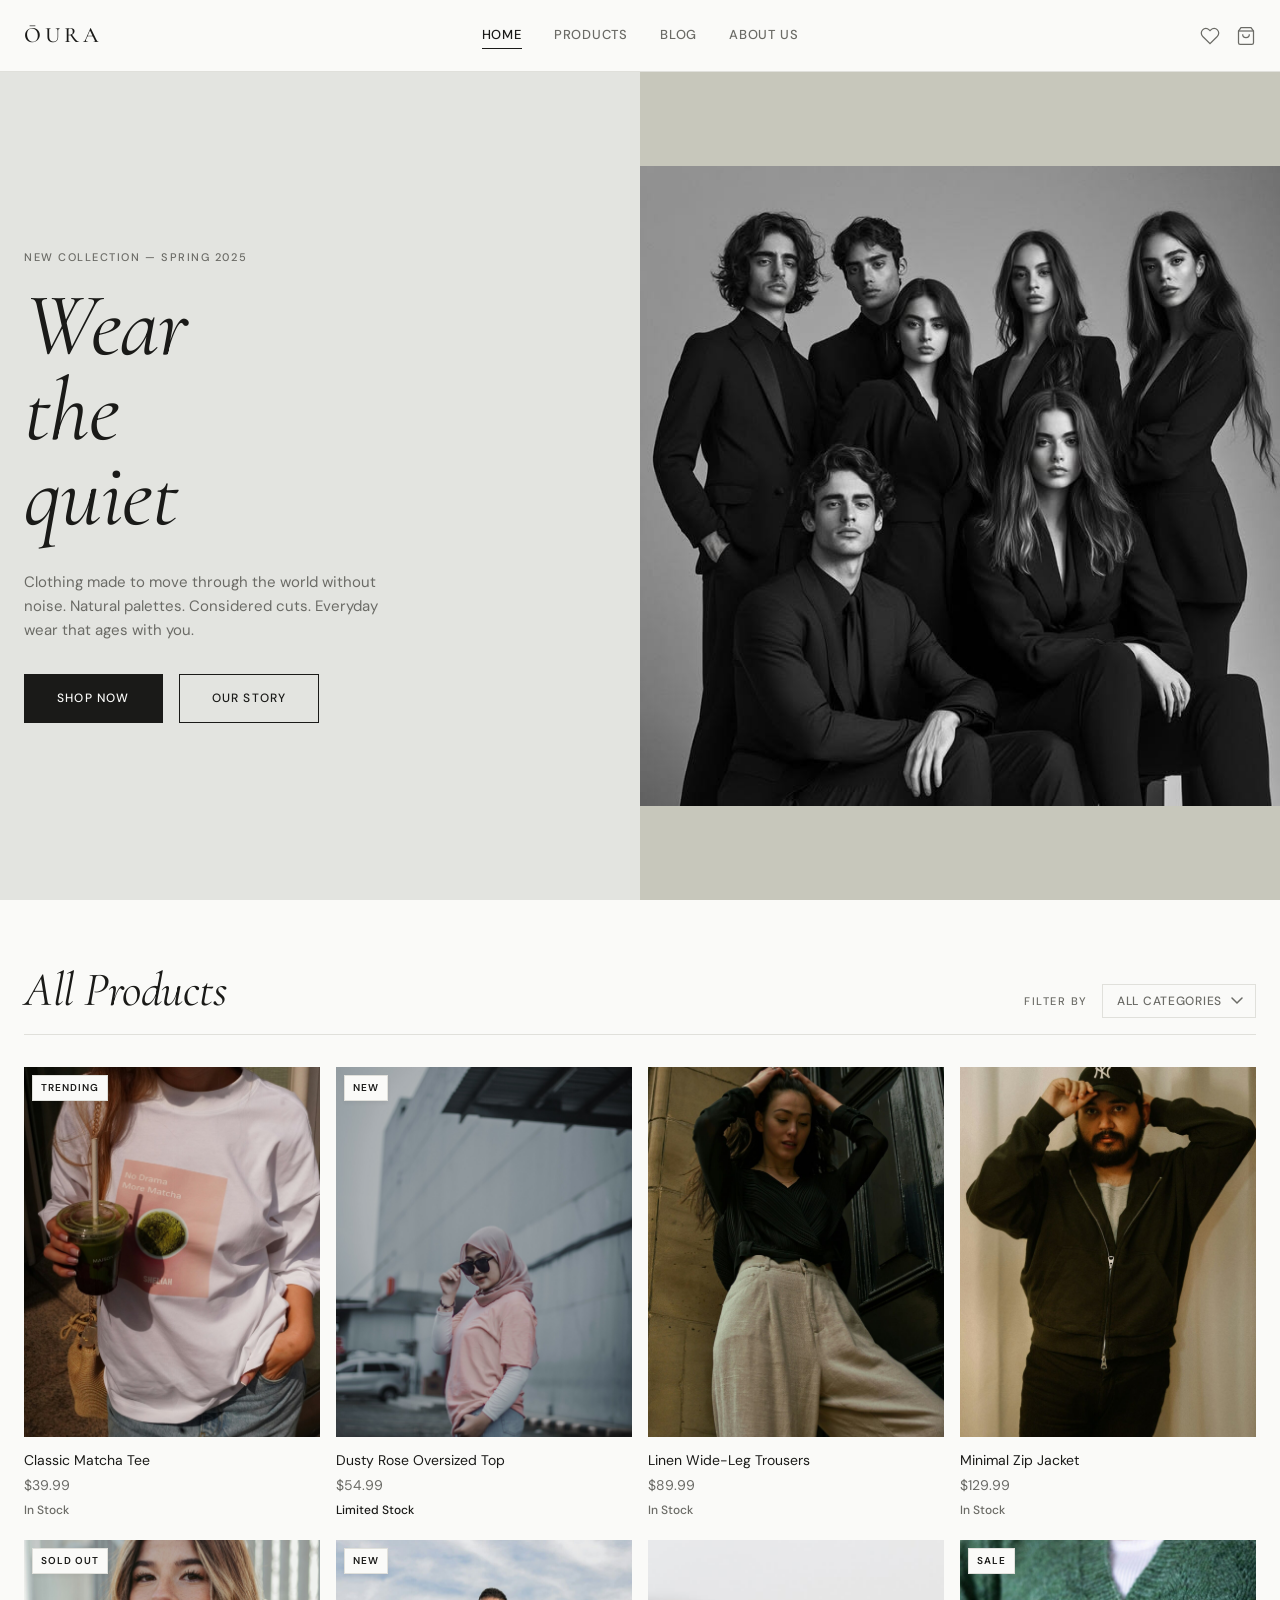
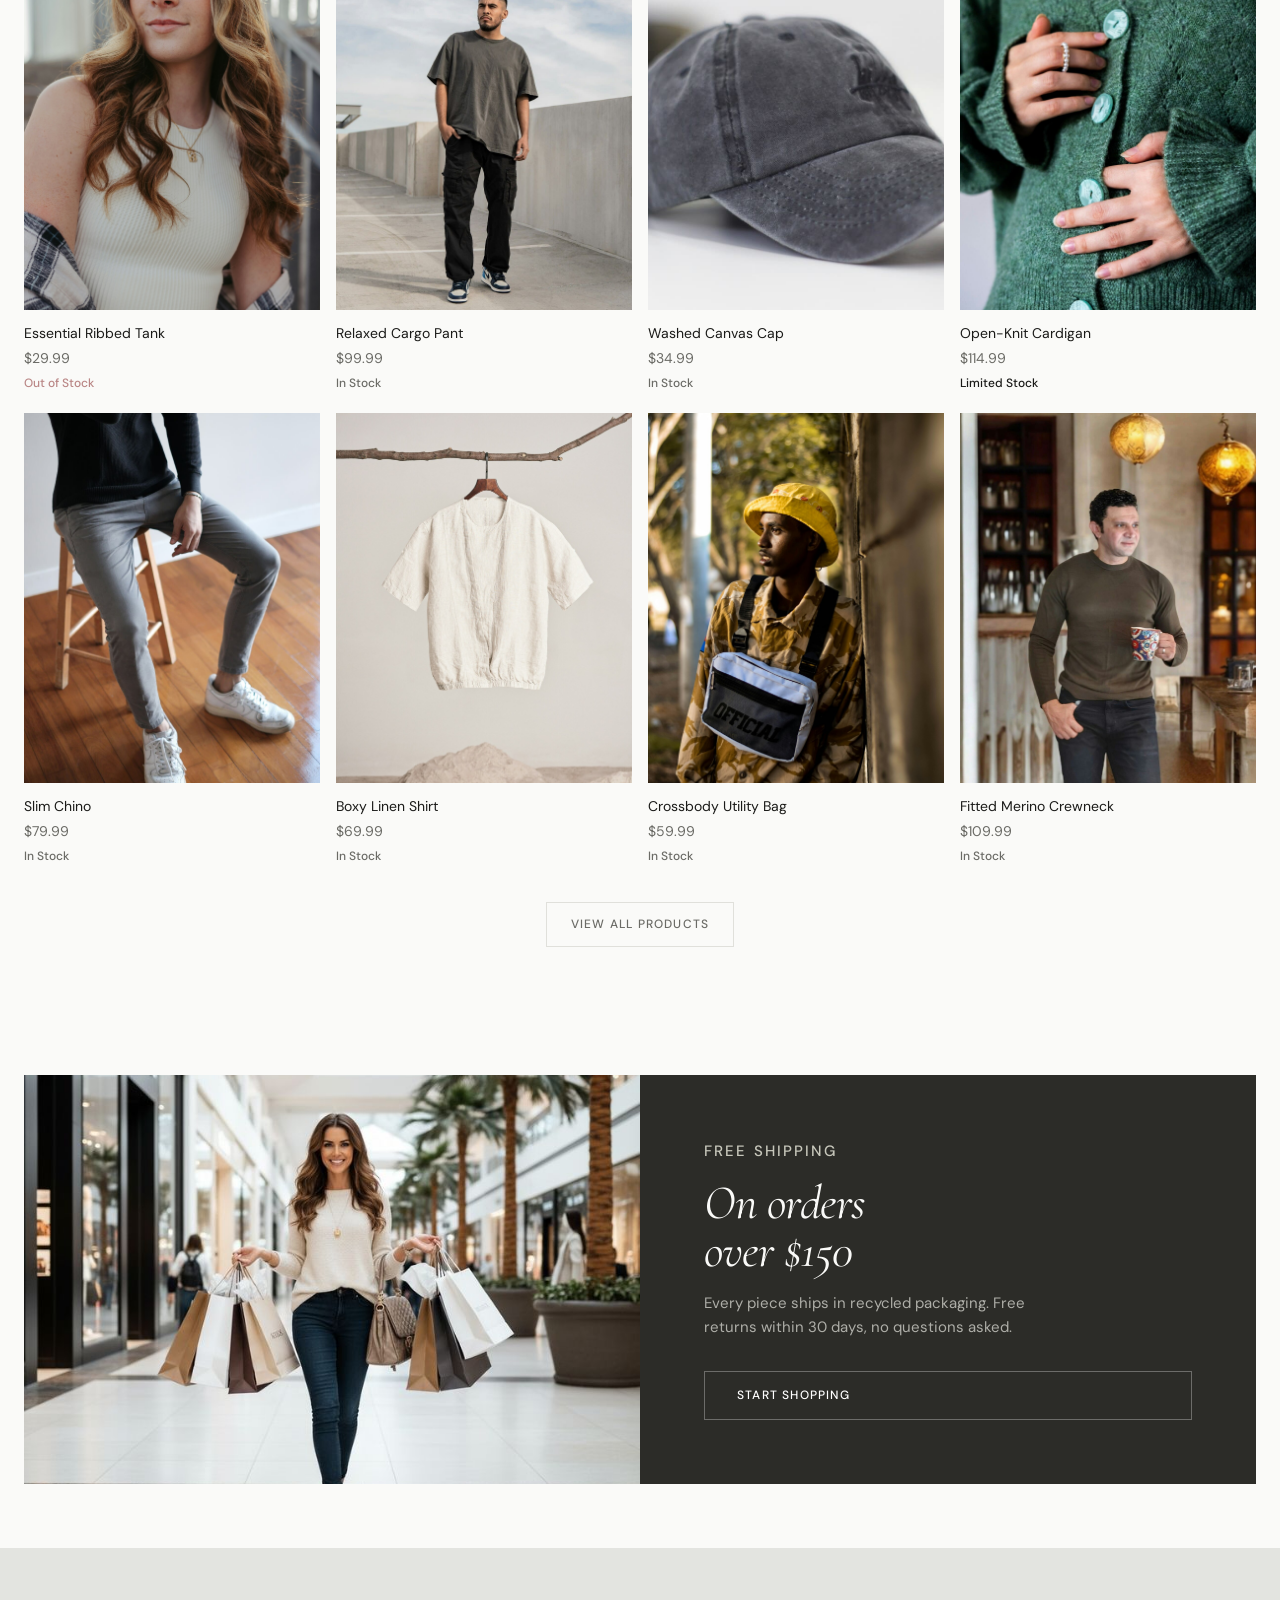
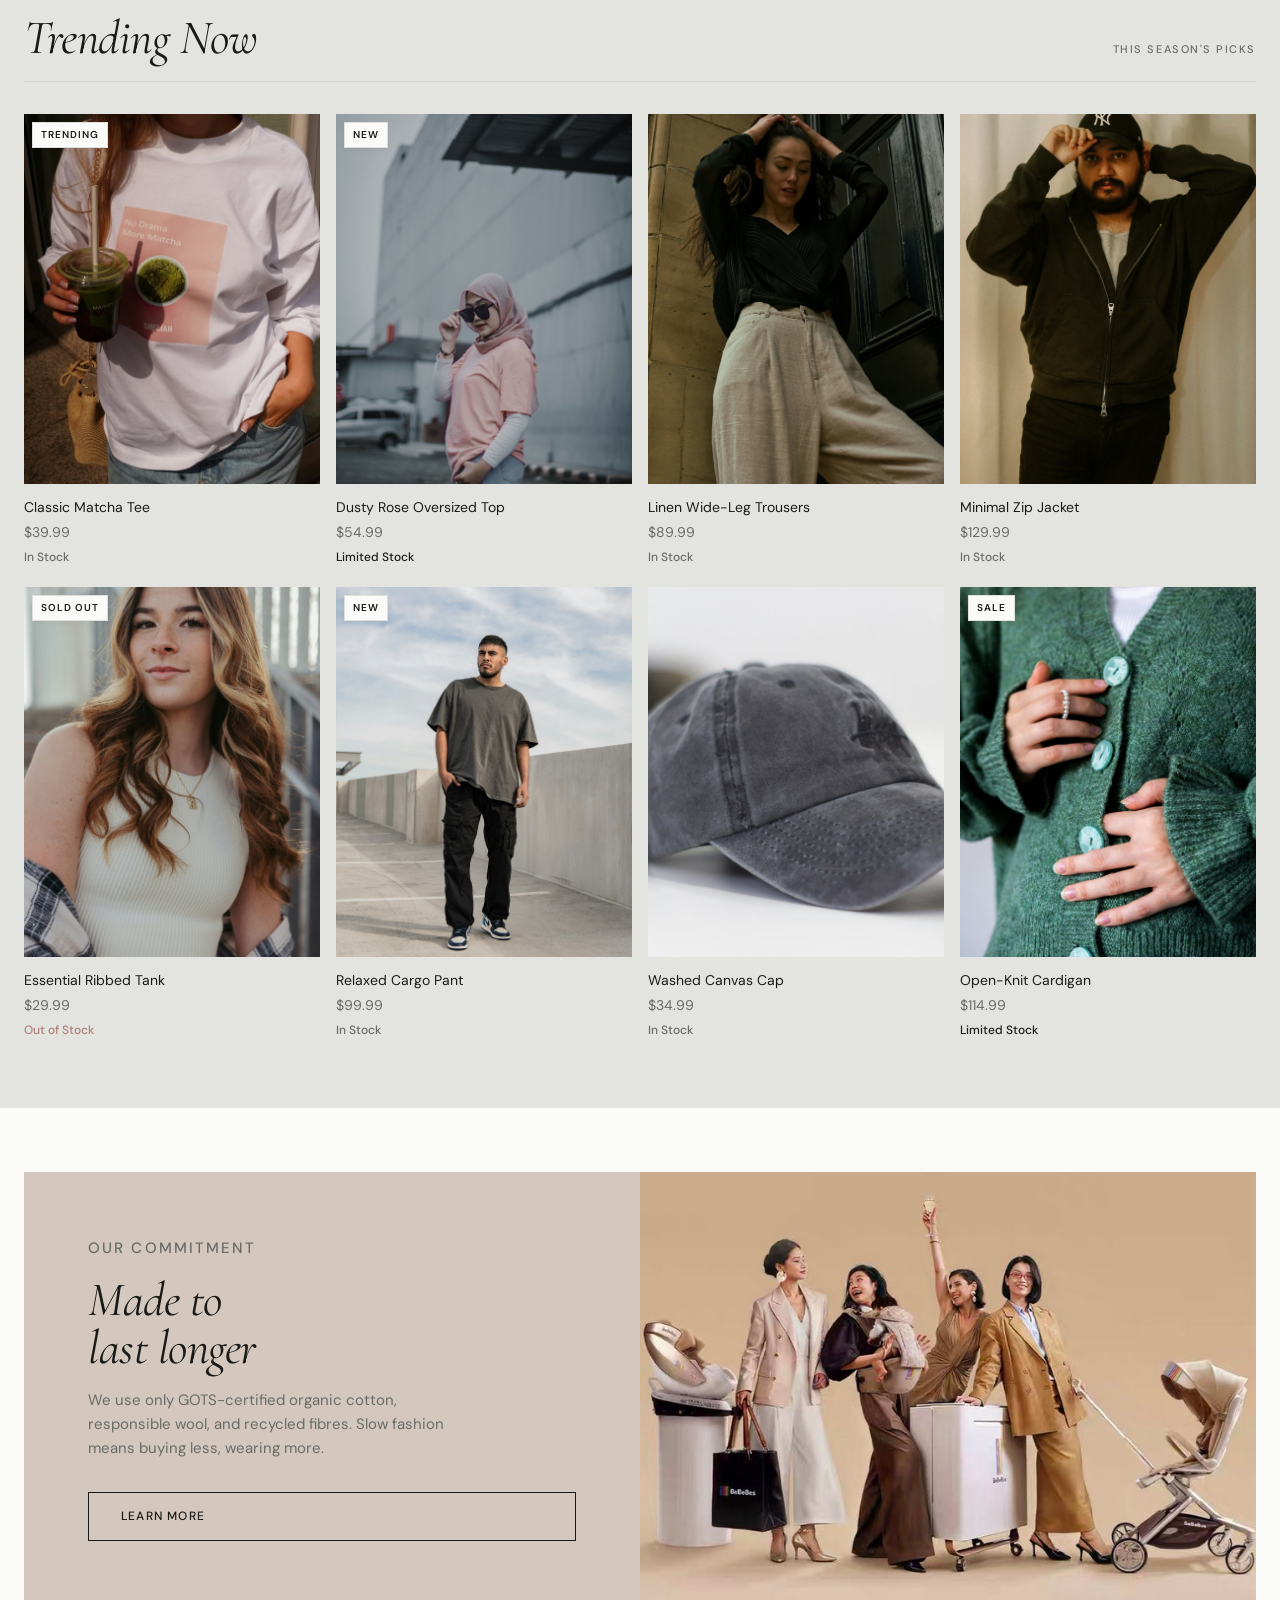
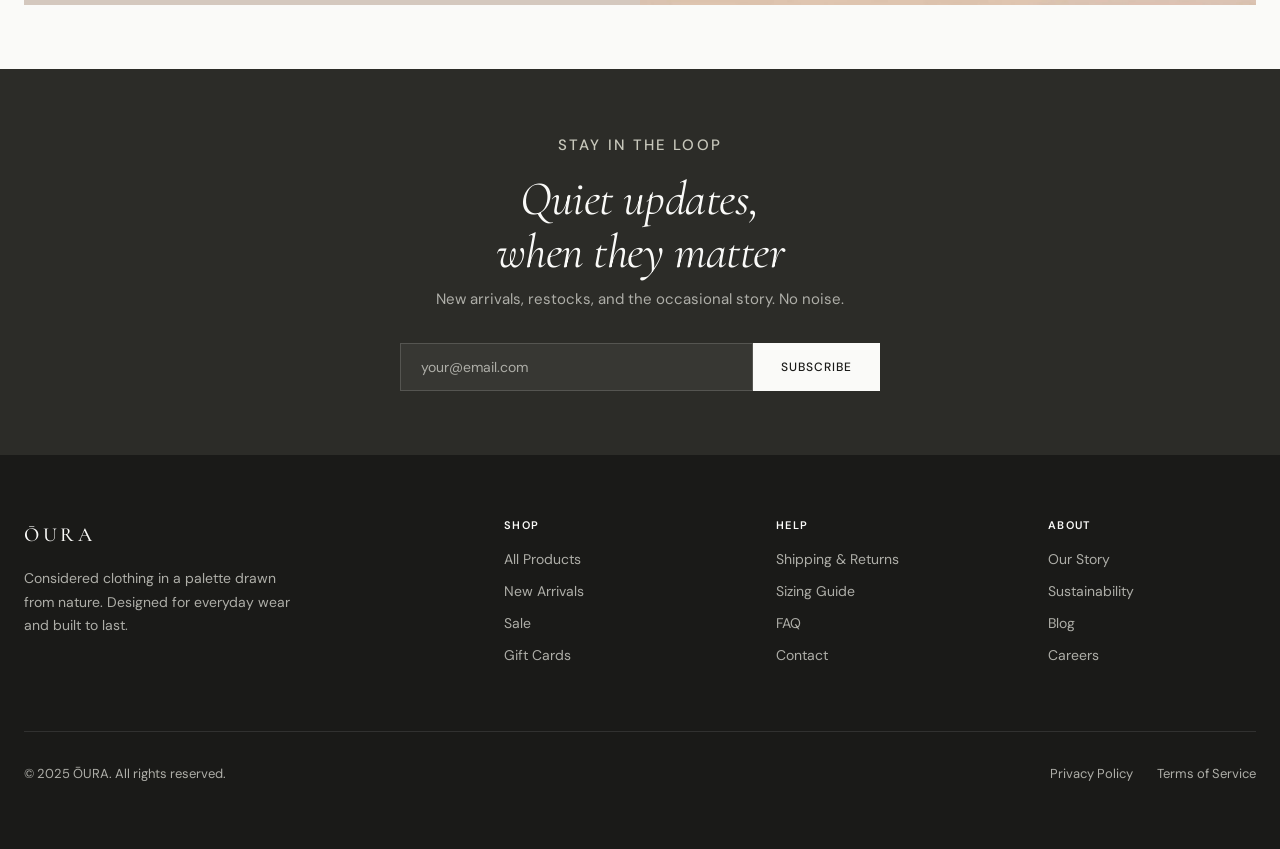
<file: index.html>
<!DOCTYPE html>
<html lang="en">
<head>
  <meta charset="UTF-8" />
  <meta name="viewport" content="width=device-width, initial-scale=1.0" />
  <title>ŌURA — Considered Clothing</title>
  <meta name="description" content="Minimal, considered clothing in a palette drawn from nature. ŌURA." />

  <!-- Google Fonts: Cormorant Garamond (display) + DM Sans (body) -->
  <link rel="preconnect" href="https://fonts.googleapis.com" />
  <link rel="preconnect" href="https://fonts.gstatic.com" crossorigin />
  <link href="https://fonts.googleapis.com/css2?family=Cormorant+Garamond:ital,wght@0,400;0,500;1,400;1,500&family=DM+Sans:wght@300;400;500&display=swap" rel="stylesheet" />

  <link rel="stylesheet" href="css/style.css" />
</head>
<body>

  <!-- ═══════════════════════════════════════════
       HEADER
  ════════════════════════════════════════════ -->
  <header class="site-header" role="banner">
    <div class="container header-inner">

      <!-- Logo -->
      <a href="index.html" class="site-logo" aria-label="ŌURA — Home">ŌURA</a>

      <!-- Primary Navigation -->
      <nav class="site-nav" aria-label="Primary navigation">
        <a class="active" href="index.html">Home</a>
        <a href="products.html">Products</a>
        <a href="blog.html">Blog</a>
        <a href="about.html">About Us</a>
      </nav>

      <!-- Header Actions -->
      <div class="header-actions">
        <button class="mobile-menu-toggle" aria-label="Toggle menu">
          <svg viewBox="0 0 24 24"><path d="M4 6h16M4 12h16M4 18h16" stroke-linecap="round"/></svg>
        </button>
        <a href="wishlist.html" class="cart-btn" aria-label="Wishlist">
          <svg viewBox="0 0 24 24" fill="none" stroke="currentColor"><path d="M20.84 4.61a5.5 5.5 0 00-7.78 0L12 5.67l-1.06-1.06a5.5 5.5 0 00-7.78 7.78l1.06 1.06L12 21.23l7.78-7.78 1.06-1.06a5.5 5.5 0 000-7.78z"/></svg>
        </a>
        <a href="cart.html" class="cart-btn" aria-label="Shopping cart">
          <!-- Cart icon -->
          <svg viewBox="0 0 24 24" xmlns="http://www.w3.org/2000/svg" aria-hidden="true">
            <path d="M6 2L3 6v14a2 2 0 002 2h14a2 2 0 002-2V6l-3-4z"/>
            <line x1="3" y1="6" x2="21" y2="6"/>
            <path d="M16 10a4 4 0 01-8 0"/>
          </svg>
          <span class="cart-count" aria-label="items in cart">0</span>
        </a>
      </div>

    </div>
  </header>


  <main>

    <!-- ═══════════════════════════════════════════
         HERO SECTION
    ════════════════════════════════════════════ -->
    <section class="hero" aria-label="Hero">

      <!-- Text side -->
      <div class="container hero__text">
        <p class="label hero__eyebrow ">New Collection — Spring 2025</p>
        <h1 class="hero__heading">Wear<br/>the<br/><em>quiet</em></h1>
        <p class="hero__sub">
          Clothing made to move through the world without noise.
          Natural palettes. Considered cuts. Everyday wear that ages with you.
        </p>
        <div class="hero__actions">
          <a href="products.html" class="btn btn--primary">Shop Now</a>
          <a href="#" class="btn btn--outline">Our Story</a>
        </div>
      </div>

      <!-- Image side (placeholder) -->
      <div class="hero__image" aria-hidden="true">
        <div class="hero__image-placeholder"><img src="images/coverimg/cover2.jpg" alt=""></div>
      </div>

    </section>


    <!-- ═══════════════════════════════════════════
         ALL PRODUCTS SECTION
    ════════════════════════════════════════════ -->
    <section id="all-products" class="section" aria-labelledby="all-products-heading">
      <div class="container">

        <div class="section-header">
          <h2 id="all-products-heading">All Products</h2>

          <!-- Category Filter Dropdown -->
          <div>
            <label for="category-filter" class="label" style="margin-right:1rem;">Filter by</label>
            <select id="category-filter" class="filter-select" aria-label="Filter by category">
              <option value="all">All Categories</option>
              <!-- Options populated dynamically by main.js -->
            </select>
          </div>
        </div>

        <!-- Product Grid — rendered by main.js -->
        <div
          id="all-products-grid"
          class="product-grid"
          aria-live="polite"
          aria-label="Products"
        >
          <!-- Cards injected here -->
        </div>

        <!-- View All -->
        <div class="view-all-row">
          <a href="products.html" class="btn btn--ghost">View All Products</a>
        </div>

      </div>
    </section>


    <!-- ═══════════════════════════════════════════
         PROMOTIONAL BANNER 1
    ════════════════════════════════════════════ -->
    <section class="promo-banner" aria-label="Promotion">
      <div class="container">
        <div class="promo-banner__inner">
          <div class="promo-banner__image" aria-hidden="true">
            <img src="images/coverimg/cover3.jpg" alt="">
          </div>
          <div class="promo-banner__content">
            <p class="label">Free Shipping</p>
            <h2>On orders<br/>over $150</h2>
            <p>
              Every piece ships in recycled packaging.
              Free returns within 30 days, no questions asked.
            </p>
            <a href="#all-products" class="btn btn--outline" style="border-color:rgba(255,255,255,0.3);color:#fff;">
              Start Shopping
            </a>
          </div>
        </div>
      </div>
    </section>


    <!-- ═══════════════════════════════════════════
         TRENDING PRODUCTS SECTION
    ════════════════════════════════════════════ -->
    <section class="trending-section" aria-labelledby="trending-heading">
      <div class="container">

        <div class="section-header">
          <h2 id="trending-heading">Trending Now</h2>
          <span class="label">This season's picks</span>
        </div>

        <!-- Trending Grid — rendered by main.js from trending:true products -->
        <div
          id="trending-grid"
          class="product-grid"
          aria-live="polite"
          aria-label="Trending products"
        >
          <!-- Cards injected here -->
        </div>

      </div>
    </section>


    <!-- ═══════════════════════════════════════════
         PROMOTIONAL BANNER 2
    ════════════════════════════════════════════ -->
    <section class="promo-banner promo-banner--alt" aria-label="Promotion">
      <div class="container">
        <div class="promo-banner__inner">
          <div class="promo-banner__image" aria-hidden="true">
            <img src="images/coverimg/cover4.jpg" alt="">
          </div>
          <div class="promo-banner__content">
            <p class="label">Our Commitment</p>
            <h2>Made to<br/>last longer</h2>
            <p>
              We use only GOTS-certified organic cotton, responsible wool,
              and recycled fibres. Slow fashion means buying less, wearing more.
            </p>
            <a href="#" class="btn btn--outline">Learn More</a>
          </div>
        </div>
      </div>
    </section>


    <!-- ═══════════════════════════════════════════
         NEWSLETTER
    ════════════════════════════════════════════ -->
    <section class="newsletter" aria-labelledby="newsletter-heading">
      <div class="container">
        <p class="label" style="color:var(--matcha);margin-bottom:var(--space-md);">Stay in the loop</p>
        <h2 id="newsletter-heading">Quiet updates,<br/>when they matter</h2>
        <p>New arrivals, restocks, and the occasional story. No noise.</p>

        <form id="newsletter-form" class="newsletter__form" novalidate>
          <label for="newsletter-email" class="sr-only">Email address</label>
          <input
            id="newsletter-email"
            type="email"
            class="newsletter__input"
            placeholder="your@email.com"
            required
            aria-required="true"
          />
          <button type="submit" class="newsletter__btn">Subscribe</button>
        </form>
      </div>
    </section>

  </main>


  <!-- ═══════════════════════════════════════════
       FOOTER
  ════════════════════════════════════════════ -->
  <footer class="site-footer" role="contentinfo">
    <div class="container">
      <div class="footer-inner">

        <!-- Brand column -->
        <div class="footer-brand">
          <a href="index.html" class="site-logo">ŌURA</a>
          <p>Considered clothing in a palette drawn from nature. Designed for everyday wear and built to last.</p>
        </div>

        <!-- Shop links -->
        <div class="footer-col">
          <h4>Shop</h4>
          <ul>
            <li><a href="#all-products">All Products</a></li>
            <li><a href="#">New Arrivals</a></li>
            <li><a href="#">Sale</a></li>
            <li><a href="#">Gift Cards</a></li>
          </ul>
        </div>

        <!-- Help links -->
        <div class="footer-col">
          <h4>Help</h4>
          <ul>
            <li><a href="#">Shipping & Returns</a></li>
            <li><a href="#">Sizing Guide</a></li>
            <li><a href="#">FAQ</a></li>
            <li><a href="#">Contact</a></li>
          </ul>
        </div>

        <!-- About links -->
        <div class="footer-col">
          <h4>About</h4>
          <ul>
            <li><a href="#">Our Story</a></li>
            <li><a href="#">Sustainability</a></li>
            <li><a href="blog.html">Blog</a></li>
            <li><a href="#">Careers</a></li>
          </ul>
        </div>

      </div>

      <!-- Footer bottom bar -->
      <div class="footer-bottom">
        <p>&copy; 2025 ŌURA. All rights reserved.</p>
        <div style="display:flex;gap:2.4rem">
          <a href="#">Privacy Policy</a>
          <a href="#">Terms of Service</a>
        </div>
      </div>

    </div>
  </footer>

  <!-- Screen-reader utility class (inline, no extra file needed) -->

  <!-- Application script -->
  <script type="module" src="js/main.js"></script>
</body>
</html>
</file>
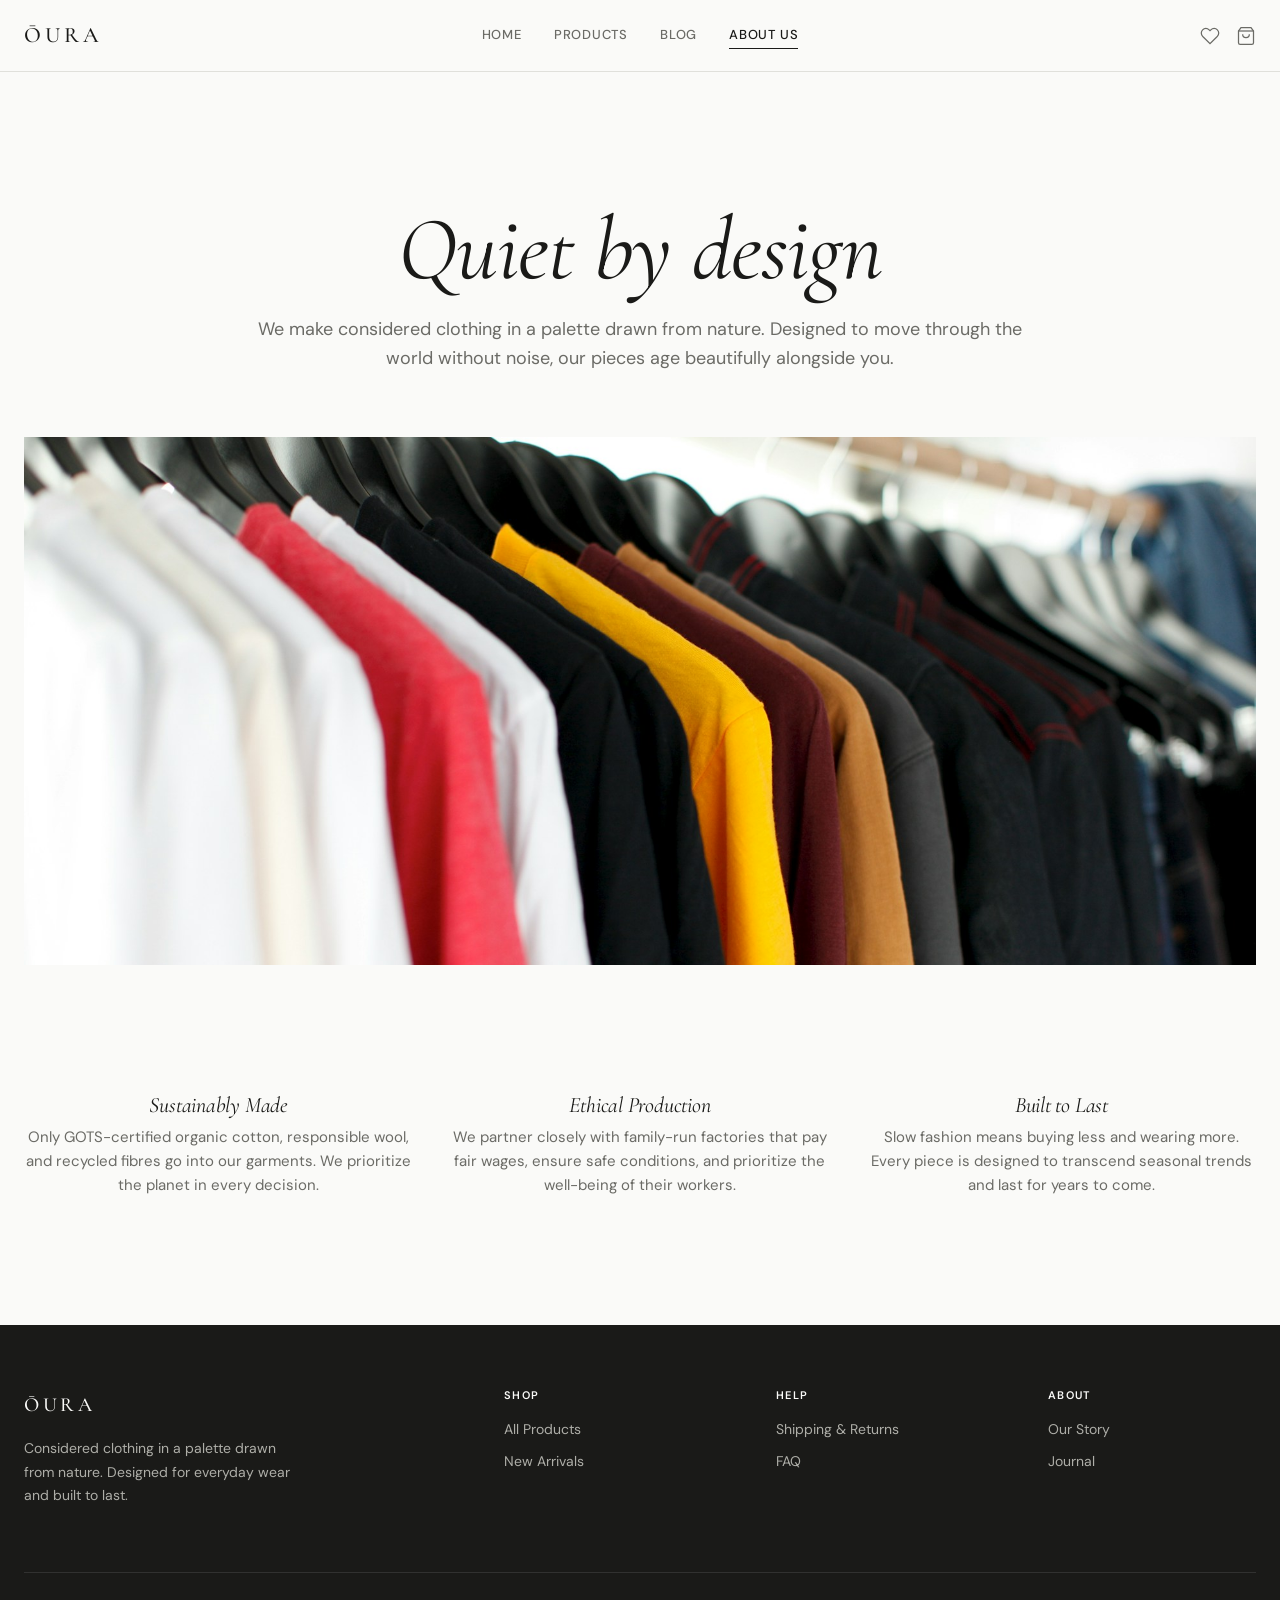
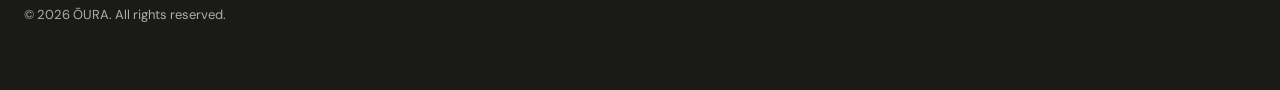
<file: about.html>
<!DOCTYPE html>
<html lang="en">
<head>
  <meta charset="UTF-8" />
  <meta name="viewport" content="width=device-width, initial-scale=1.0" />
  <title>About Us — ŌURA</title>
  <link rel="preconnect" href="https://fonts.googleapis.com" />
  <link rel="preconnect" href="https://fonts.gstatic.com" crossorigin />
  <link href="https://fonts.googleapis.com/css2?family=Cormorant+Garamond:ital,wght@0,400;0,500;1,400;1,500&family=DM+Sans:wght@300;400;500&display=swap" rel="stylesheet" />
  <link rel="stylesheet" href="css/style.css" />
</head>
<body>
  
  <!-- Header -->
  <header class="site-header" role="banner">
    <div class="container header-inner">
      <a href="index.html" class="site-logo" aria-label="ŌURA — Home">ŌURA</a>

      <nav class="site-nav" aria-label="Primary navigation">
        <a href="index.html">Home</a>
        <a href="products.html">Products</a>
        <a href="blog.html">Blog</a>
        <a class="active" href="about.html">About Us</a>
      </nav>

      <div class="header-actions">
        <button class="mobile-menu-toggle" aria-label="Toggle menu">
          <svg viewBox="0 0 24 24"><path d="M4 6h16M4 12h16M4 18h16" stroke-linecap="round"/></svg>
        </button>
        <a href="wishlist.html" class="cart-btn" aria-label="Wishlist">
          <svg viewBox="0 0 24 24" fill="none" stroke="currentColor"><path d="M20.84 4.61a5.5 5.5 0 00-7.78 0L12 5.67l-1.06-1.06a5.5 5.5 0 00-7.78 7.78l1.06 1.06L12 21.23l7.78-7.78 1.06-1.06a5.5 5.5 0 000-7.78z"/></svg>
        </a>
        <a href="cart.html" class="cart-btn" aria-label="Shopping cart">
          <svg viewBox="0 0 24 24" xmlns="http://www.w3.org/2000/svg" aria-hidden="true">
            <path d="M6 2L3 6v14a2 2 0 002 2h14a2 2 0 002-2V6l-3-4z"/>
            <line x1="3" y1="6" x2="21" y2="6"/>
            <path d="M16 10a4 4 0 01-8 0"/>
          </svg>
          <span class="cart-count" aria-label="items in cart">0</span>
        </a>
      </div>
    </div>
  </header>

  <main>
    <section class="section">
      <div class="container">
        
        <!-- Brand Story -->
        <div class="about-hero">
          <h1>Quiet by design</h1>
          <p>We make considered clothing in a palette drawn from nature. Designed to move through the world without noise, our pieces age beautifully alongside you.</p>
        </div>

        <!-- Banner Image -->
        <div class="about-image">
          <!-- Optional: Swap with a real image later via <img> tag -->
          <div style=" background-image: url(images/coverimg/cover8.jpg); background-size: cover; width:100%; height:100%; display:flex; align-items:center; justify-content:center; color:rgba(255,255,255,0.4); font-family:var(--font-display); font-style:italic; font-size:2rem;">
            <!-- Lifestyle Campaign Image -->
          </div>
        </div>

        <!-- Mission Grid -->
        <div class="mission-grid">
          <div class="mission-card">
            <h3>Sustainably Made</h3>
            <p>Only GOTS-certified organic cotton, responsible wool, and recycled fibres go into our garments. We prioritize the planet in every decision.</p>
          </div>
          <div class="mission-card">
            <h3>Ethical Production</h3>
            <p>We partner closely with family-run factories that pay fair wages, ensure safe conditions, and prioritize the well-being of their workers.</p>
          </div>
          <div class="mission-card">
            <h3>Built to Last</h3>
            <p>Slow fashion means buying less and wearing more. Every piece is designed to transcend seasonal trends and last for years to come.</p>
          </div>
        </div>

      </div>
    </section>
  </main>

  <!-- Footer -->
  <footer class="site-footer" role="contentinfo">
    <div class="container">
      <div class="footer-inner">
        <div class="footer-brand">
          <a href="index.html" class="site-logo">ŌURA</a>
          <p>Considered clothing in a palette drawn from nature. Designed for everyday wear and built to last.</p>
        </div>
        <div class="footer-col">
          <h4>Shop</h4>
          <ul>
            <li><a href="products.html">All Products</a></li>
            <li><a href="products.html">New Arrivals</a></li>
          </ul>
        </div>
        <div class="footer-col">
          <h4>Help</h4>
          <ul>
            <li><a href="#">Shipping & Returns</a></li>
            <li><a href="#">FAQ</a></li>
          </ul>
        </div>
        <div class="footer-col">
          <h4>About</h4>
          <ul>
            <li><a href="about.html">Our Story</a></li>
            <li><a href="blog.html">Journal</a></li>
          </ul>
        </div>
      </div>
      <div class="footer-bottom">
        <p>&copy; 2026 ŌURA. All rights reserved.</p>
      </div>
    </div>
  </footer>

  <script type="module" src="js/main.js"></script>
</body>
</html>
</file>
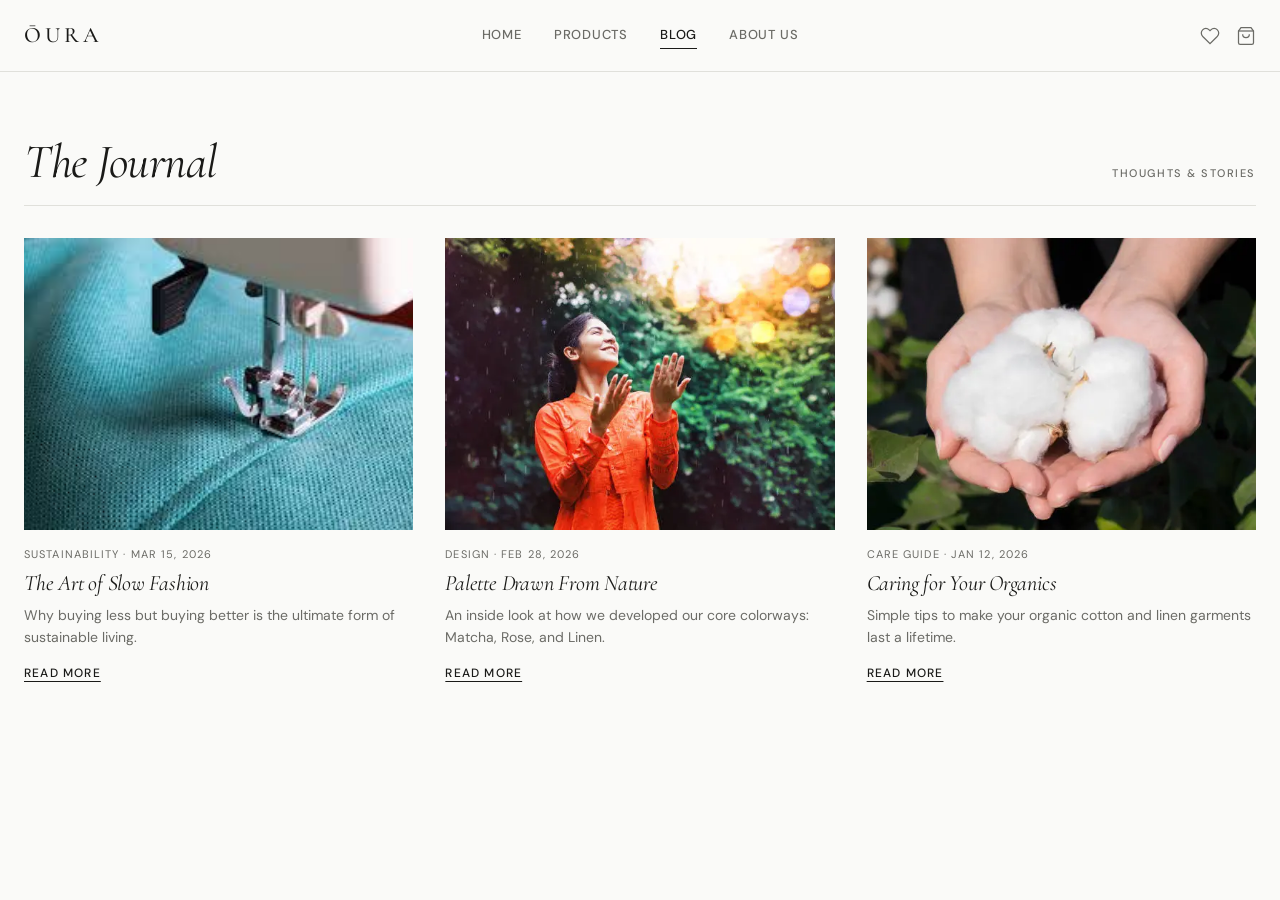
<file: blog.html>
<!DOCTYPE html>
<html lang="en">
<head>
  <meta charset="UTF-8" />
  <meta name="viewport" content="width=device-width, initial-scale=1.0" />
  <title>Blog — ŌURA</title>
  <link rel="preconnect" href="https://fonts.googleapis.com" />
  <link rel="preconnect" href="https://fonts.gstatic.com" crossorigin />
  <link href="https://fonts.googleapis.com/css2?family=Cormorant+Garamond:ital,wght@0,400;0,500;1,400;1,500&family=DM+Sans:wght@300;400;500&display=swap" rel="stylesheet" />
  <link rel="stylesheet" href="css/style.css" />
</head>
<body>
  <header class="site-header" role="banner">
    <div class="container header-inner">
      <a href="index.html" class="site-logo" aria-label="ŌURA — Home">ŌURA</a>

      <nav class="site-nav" aria-label="Primary navigation">
        <a href="index.html">Home</a>
        <a href="products.html">Products</a>
        <a class="active" href="blog.html">Blog</a>
        <a href="about.html">About Us</a>
      </nav>

      <div class="header-actions">
        <button class="mobile-menu-toggle" aria-label="Toggle menu">
          <svg viewBox="0 0 24 24"><path d="M4 6h16M4 12h16M4 18h16" stroke-linecap="round"/></svg>
        </button>
        <a href="wishlist.html" class="cart-btn" aria-label="Wishlist">
          <svg viewBox="0 0 24 24" fill="none" stroke="currentColor"><path d="M20.84 4.61a5.5 5.5 0 00-7.78 0L12 5.67l-1.06-1.06a5.5 5.5 0 00-7.78 7.78l1.06 1.06L12 21.23l7.78-7.78 1.06-1.06a5.5 5.5 0 000-7.78z"/></svg>
        </a>
        <a href="cart.html" class="cart-btn" aria-label="Shopping cart">
          <svg viewBox="0 0 24 24" xmlns="http://www.w3.org/2000/svg" aria-hidden="true">
            <path d="M6 2L3 6v14a2 2 0 002 2h14a2 2 0 002-2V6l-3-4z"/>
            <line x1="3" y1="6" x2="21" y2="6"/>
            <path d="M16 10a4 4 0 01-8 0"/>
          </svg>
          <span class="cart-count" aria-label="items in cart">0</span>
        </a>
      </div>
    </div>
  </header>

  <main>
    <section class="section">
      <div class="container">
        <div class="section-header">
          <h2>The Journal</h2>
          <span class="label">Thoughts & Stories</span>
        </div>
        <div id="blog-grid" class="blog-grid">
          <!-- Populated dynamically by main.js -->
        </div>
      </div>
    </section>
  </main>

  <script type="module" src="js/main.js"></script>
</body>
</html>
</file>
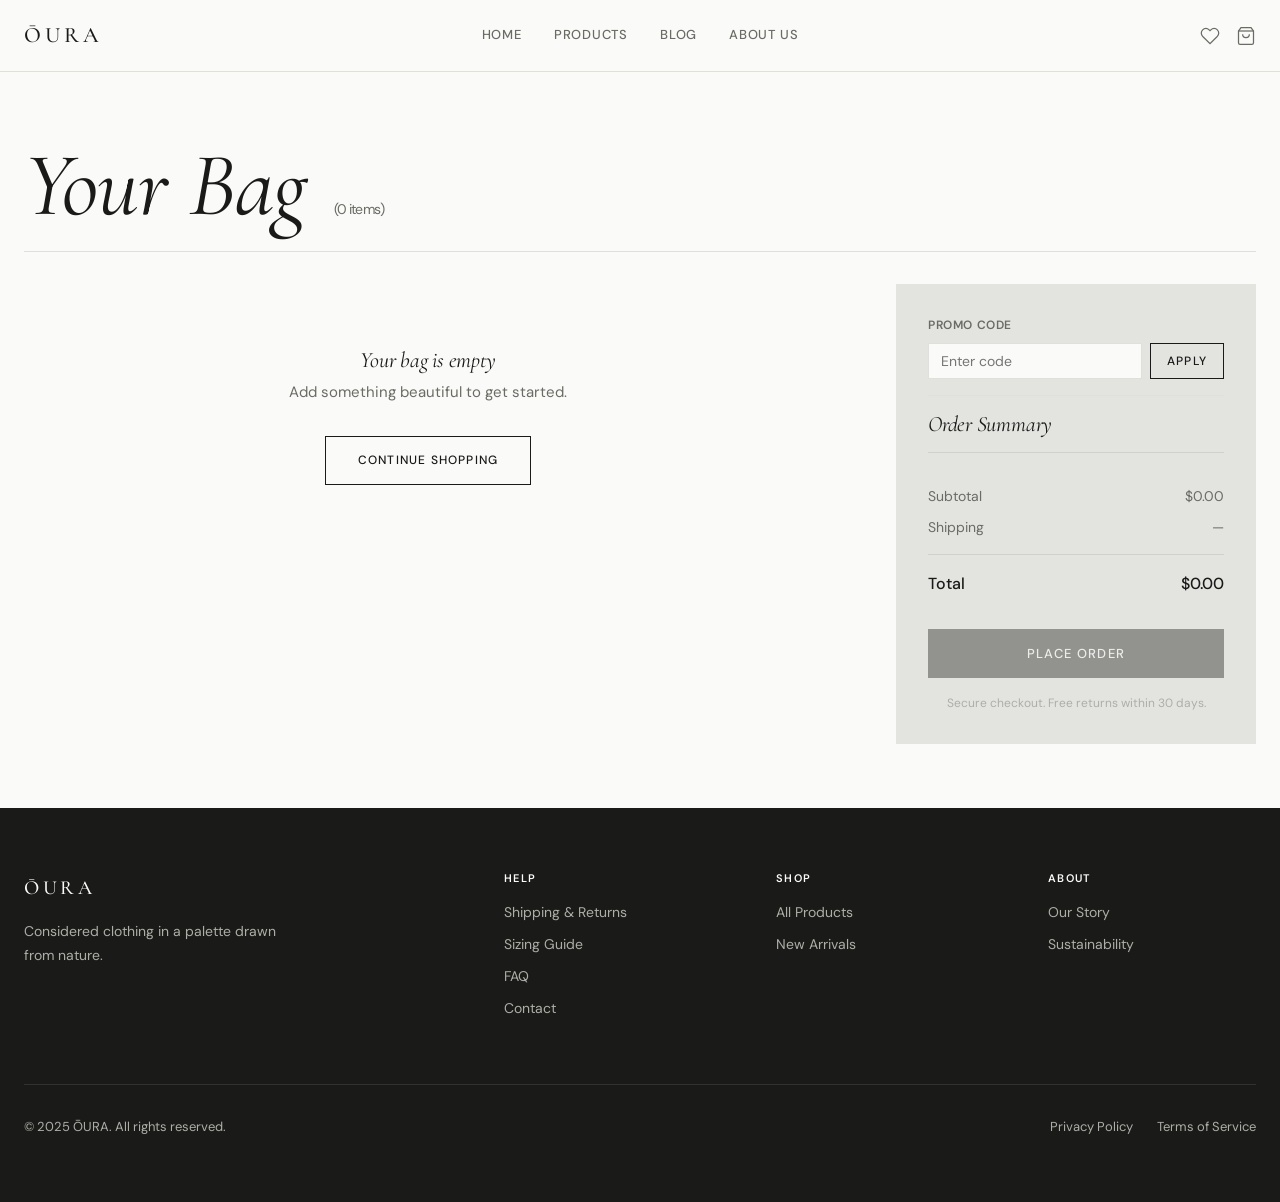
<file: cart.html>
<!DOCTYPE html>
<html lang="en">
<head>
  <meta charset="UTF-8" />
  <meta name="viewport" content="width=device-width, initial-scale=1.0" />
  <title>Your Bag — ŌURA</title>
  <meta name="description" content="Review the items in your ŌURA shopping bag." />

  <link rel="preconnect" href="https://fonts.googleapis.com" />
  <link rel="preconnect" href="https://fonts.gstatic.com" crossorigin />
  <link href="https://fonts.googleapis.com/css2?family=Cormorant+Garamond:ital,wght@0,400;0,500;1,400;1,500&family=DM+Sans:wght@300;400;500&display=swap" rel="stylesheet" />

  <link rel="stylesheet" href="css/style.css" />
</head>
<body>

  <!-- ═══════════════════════════════════════════
       HEADER
  ════════════════════════════════════════════ -->
  <header class="site-header" role="banner">
    <div class="container header-inner">
      <a href="index.html" class="site-logo" aria-label="ŌURA — Home">ŌURA</a>

      <nav class="site-nav" aria-label="Primary navigation">
        <a href="index.html">Home</a>
        <a href="index.html#all-products">Products</a>
        <a href="#">Blog</a>
        <a href="#">About Us</a>
      </nav>

      <div class="header-actions">
        <button class="mobile-menu-toggle" aria-label="Toggle menu">
          <svg viewBox="0 0 24 24"><path d="M4 6h16M4 12h16M4 18h16" stroke-linecap="round"/></svg>
        </button>
        <a href="wishlist.html" class="cart-btn" aria-label="Wishlist">
          <svg viewBox="0 0 24 24" fill="none" stroke="currentColor"><path d="M20.84 4.61a5.5 5.5 0 00-7.78 0L12 5.67l-1.06-1.06a5.5 5.5 0 00-7.78 7.78l1.06 1.06L12 21.23l7.78-7.78 1.06-1.06a5.5 5.5 0 000-7.78z"/></svg>
        </a>
        <a href="cart.html" class="cart-btn" aria-label="Shopping cart" aria-current="page">
          <svg viewBox="0 0 24 24" xmlns="http://www.w3.org/2000/svg" aria-hidden="true">
            <path d="M6 2L3 6v14a2 2 0 002 2h14a2 2 0 002-2V6l-3-4z"/>
            <line x1="3" y1="6" x2="21" y2="6"/>
            <path d="M16 10a4 4 0 01-8 0"/>
          </svg>
          <span class="cart-count" aria-label="items in cart">0</span>
        </a>
      </div>
    </div>
  </header>


  <main>
    <div class="container section">

      <!-- Cart heading with dynamic item count -->
      <h1 class="cart-page-heading">
        Your Bag
        <span id="cart-item-count"></span>
      </h1>

      <!-- Cart layout: list + summary sidebar -->
      <div class="cart-layout">

        <!-- Cart Item List — rendered by main.js -->
        <div id="cart-list" role="list" aria-label="Cart items">
          <!-- Items injected dynamically -->
        </div>

        <!-- Order Summary Sidebar -->
        <aside class="order-summary" aria-label="Order summary">
          <!-- Inside <aside class="order-summary"> -->
<div class="summary-row" style="flex-direction:column; gap:8px; border-bottom: 1px solid var(--rule); padding-bottom: 16px; margin-bottom: 16px;">
  <label style="font-size:1.2rem; font-weight:600; text-transform:uppercase; letter-spacing:0.05em; color:var(--mid-grey);">Promo Code</label>
  <div style="display:flex; gap:8px;">
    <input type="text" placeholder="Enter code" class="form-input" style="padding: 0.8rem 1.2rem;">
    <button class="btn btn--outline" style="padding: 0.8rem 1.6rem;">Apply</button>
  </div>
</div>
<!-- End Promo Code -->
          <h3>Order Summary</h3>

          <div class="summary-row">
            <span>Subtotal</span>
            <span id="summary-subtotal">$0.00</span>
          </div>

          <div class="summary-row">
            <span>Shipping</span>
            <span id="summary-shipping">—</span>
          </div>

          <div class="summary-row summary-row--total">
            <span>Total</span>
            <span id="summary-total">$0.00</span>
          </div>

          <!--
            Place Order Button
            ─────────────────
            On click: clears the cart and shows the success modal.
            Real integration: POST cart data to /api/orders
            WhatsApp: open wa.me link with order summary (see main.js)
          -->
          <button
            id="place-order-btn"
            class="place-order-btn"
            aria-label="Place your order"
            disabled
          >
            Place Order
          </button>

          <p style="font-size:1.2rem;color:var(--light-grey);margin-top:var(--space-md);text-align:center;line-height:1.5;">
            Secure checkout. Free returns within 30 days.
          </p>
        </aside>

      </div>
    </div>
  </main>


  <!-- ═══════════════════════════════════════════
       ORDER SUCCESS MODAL
  ════════════════════════════════════════════ -->
  <div
    id="order-success-modal"
    class="modal-overlay"
    role="dialog"
    aria-modal="true"
    aria-labelledby="modal-heading"
  >
    <div class="modal">
      <div class="modal__icon" aria-hidden="true">
        <!-- Checkmark icon -->
        <svg viewBox="0 0 24 24" xmlns="http://www.w3.org/2000/svg">
          <polyline points="20 6 9 17 4 12"/>
        </svg>
      </div>
      <h3 id="modal-heading">Order placed!</h3>
      <p>
        Thank you for your purchase. Your order has been received and
        is being processed. You'll receive a confirmation email shortly.
      </p>
      <a href="index.html" class="btn btn--primary modal-close">Continue Shopping</a>
    </div>
  </div>


  <!-- The New Checkout Modal Flow (Place before footer) -->
<div id="checkout-modal" class="modal-overlay" role="dialog" aria-modal="true">
  <div class="modal" style="text-align: left;">
    <h3 style="margin-bottom: var(--space-md); text-align:center;">Delivery Details</h3>
    <form id="checkout-form">
      <div class="form-group">
        <label>Full Name</label>
        <input type="text" id="checkout-name" class="form-input" required>
      </div>
      <div class="form-row">
        <div class="form-group">
          <label>Phone Number</label>
          <input type="tel" id="checkout-phone" class="form-input" required>
        </div>
        <div class="form-group">
          <label>Area / City</label>
          <input type="text" id="checkout-area" class="form-input" required>
        </div>
      </div>
      <div class="form-group">
        <label>Full Address</label>
        <textarea id="checkout-address" class="form-input" rows="2" required></textarea>
      </div>
      <div class="form-group">
        <label>Delivery Note (Optional)</label>
        <input type="text" id="checkout-note" class="form-input">
      </div>
      <div style="display:flex; gap:16px; margin-top:24px;">
        <button type="button" class="btn btn--outline" data-close-modal style="flex:1; justify-content:center;">Cancel</button>
        <button type="submit" id="confirm-order-btn" class="btn btn--primary" style="flex:1; justify-content:center;">Confirm Order</button>
      </div>
    </form>
  </div>
</div>


  <!-- ═══════════════════════════════════════════
       FOOTER
  ════════════════════════════════════════════ -->
  <footer class="site-footer" role="contentinfo">
    <div class="container">
      <div class="footer-inner">
        <div class="footer-brand">
          <a href="index.html" class="site-logo">ŌURA</a>
          <p>Considered clothing in a palette drawn from nature.</p>
        </div>
        <div class="footer-col">
          <h4>Help</h4>
          <ul>
            <li><a href="#">Shipping & Returns</a></li>
            <li><a href="#">Sizing Guide</a></li>
            <li><a href="#">FAQ</a></li>
            <li><a href="#">Contact</a></li>
          </ul>
        </div>
        <div class="footer-col">
          <h4>Shop</h4>
          <ul>
            <li><a href="index.html#all-products">All Products</a></li>
            <li><a href="#">New Arrivals</a></li>
          </ul>
        </div>
        <div class="footer-col">
          <h4>About</h4>
          <ul>
            <li><a href="#">Our Story</a></li>
            <li><a href="#">Sustainability</a></li>
          </ul>
        </div>
      </div>
      <div class="footer-bottom">
        <p>&copy; 2025 ŌURA. All rights reserved.</p>
        <div style="display:flex;gap:2.4rem">
          <a href="#">Privacy Policy</a>
          <a href="#">Terms of Service</a>
        </div>
      </div>
    </div>
  </footer>

  <script type="module" src="js/main.js"></script>
</body>
</html>
</file>
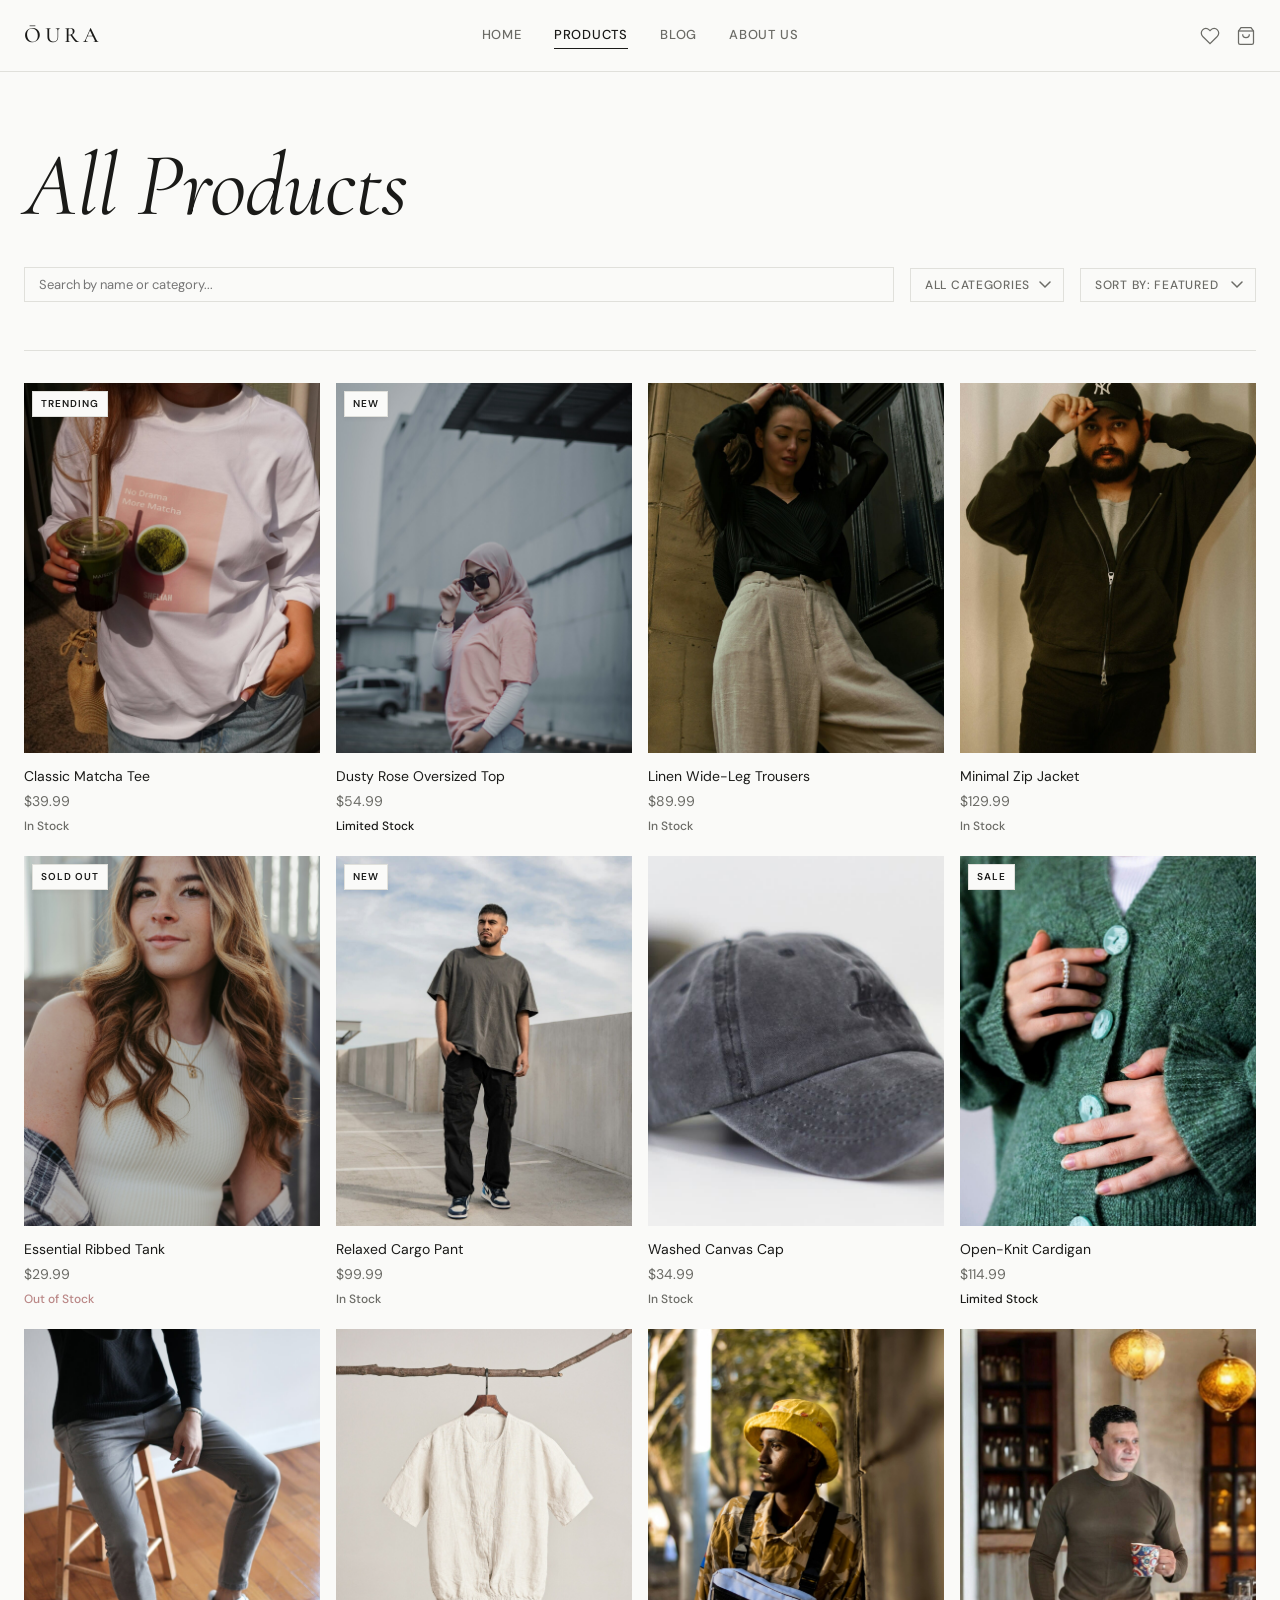
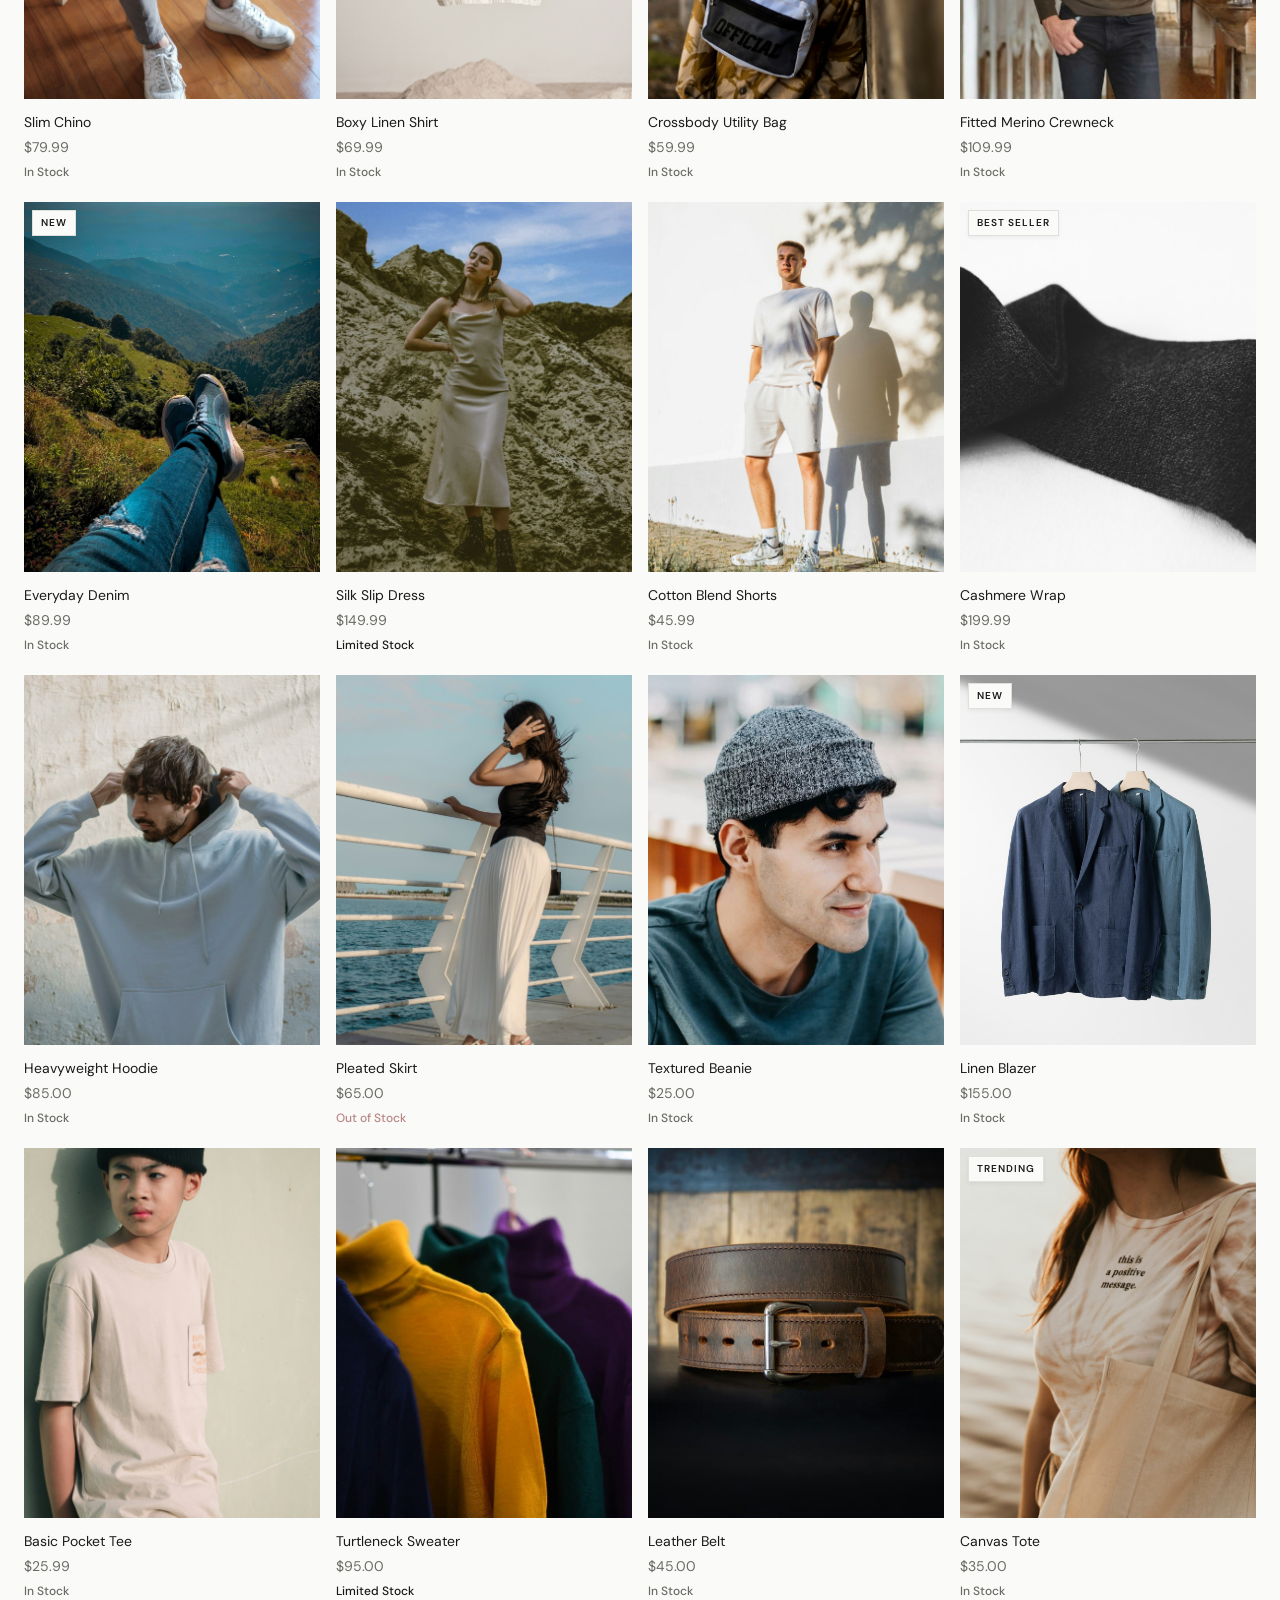
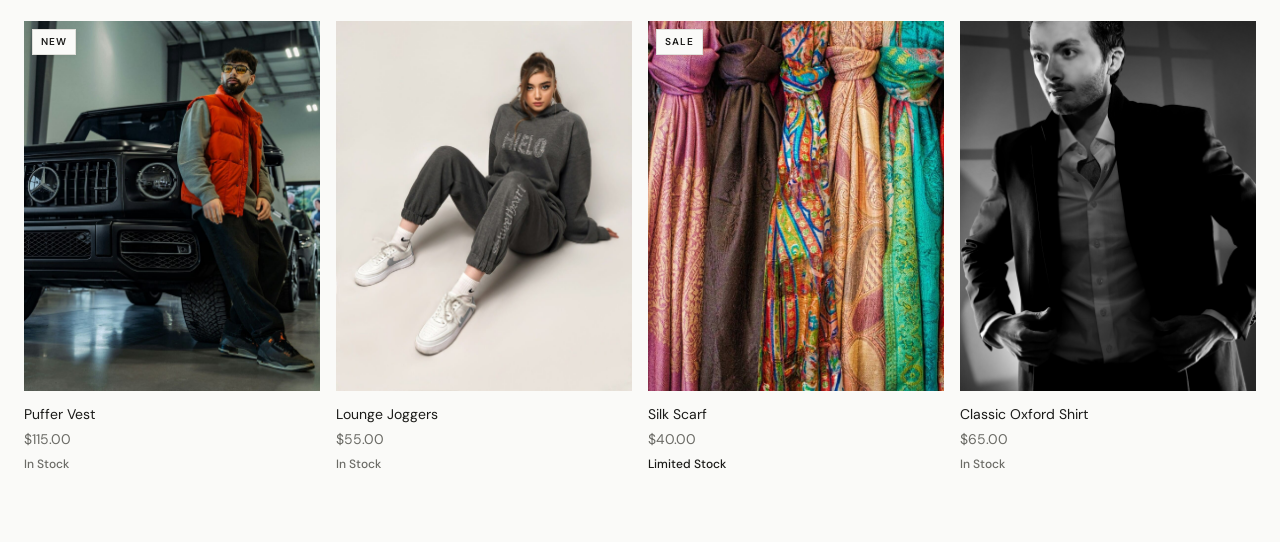
<file: products.html>
<!DOCTYPE html>
<html lang="en">
<head>
  <meta charset="UTF-8" />
  <meta name="viewport" content="width=device-width, initial-scale=1.0" />
  <title>All Products — ŌURA</title>
  <link rel="preconnect" href="https://fonts.googleapis.com" />
  <link rel="preconnect" href="https://fonts.gstatic.com" crossorigin />
  <link href="https://fonts.googleapis.com/css2?family=Cormorant+Garamond:ital,wght@0,400;0,500;1,400;1,500&family=DM+Sans:wght@300;400;500&display=swap" rel="stylesheet" />
  <link rel="stylesheet" href="css/style.css" />
</head>
<body>

  <!-- Header with Mobile Nav Support -->
  <header class="site-header" role="banner">
    <div class="container header-inner">
      <a href="index.html" class="site-logo" aria-label="ŌURA — Home">ŌURA</a>
      <nav class="site-nav" aria-label="Primary navigation">
        <a href="index.html">Home</a>
        <a href="products.html" class="active">Products</a>
        <a href="blog.html">Blog</a>
        <a href="about.html">About Us</a>
      </nav>
      <div class="header-actions">
        <button class="mobile-menu-toggle" aria-label="Toggle menu">
          <svg viewBox="0 0 24 24"><path d="M4 6h16M4 12h16M4 18h16" stroke-linecap="round"/></svg>
        </button>
        <a href="wishlist.html" class="cart-btn" aria-label="Wishlist">
          <svg viewBox="0 0 24 24" fill="none" stroke="currentColor"><path d="M20.84 4.61a5.5 5.5 0 00-7.78 0L12 5.67l-1.06-1.06a5.5 5.5 0 00-7.78 7.78l1.06 1.06L12 21.23l7.78-7.78 1.06-1.06a5.5 5.5 0 000-7.78z"/></svg>
        </a>
        <a href="cart.html" class="cart-btn" aria-label="Shopping cart">
          <svg viewBox="0 0 24 24"><path d="M6 2L3 6v14a2 2 0 002 2h14a2 2 0 002-2V6l-3-4z"/><line x1="3" y1="6" x2="21" y2="6"/><path d="M16 10a4 4 0 01-8 0"/></svg>
          <span class="cart-count">0</span>
        </a>
      </div>
    </div>
  </header>

  <main>
    <section class="section">
      <div class="container">
        <div class="section-header" style="flex-direction:column; align-items:flex-start;">
          <h1 style="font-style:italic; margin-bottom: var(--space-md);">All Products</h1>
          
          <!-- Unified Controls: Search, Sort, Filter -->
          <div class="products-control-bar" style="width:100%;">
            <input type="search" id="product-search" class="search-input" placeholder="Search by name or category..." aria-label="Search products" />
            
            <select id="category-filter" class="filter-select" aria-label="Filter by category">
              <option value="all">All Categories</option>
            </select>
            
            <select id="product-sort" class="filter-select" aria-label="Sort products">
              <option value="default">Sort By: Featured</option>
              <option value="price-low">Price: Low to High</option>
              <option value="price-high">Price: High to Low</option>
              <option value="newest">New Arrivals</option>
              <option value="popular">Best Selling</option>
            </select>
          </div>
        </div>
        
        <!-- Displays up to 28 products dynamically -->
        <div id="full-products-grid" class="product-grid" aria-live="polite"></div>
        
      </div>
    </section>
  </main>
  
  <script type="module" src="js/main.js"></script>
</body>
</html>
</file>
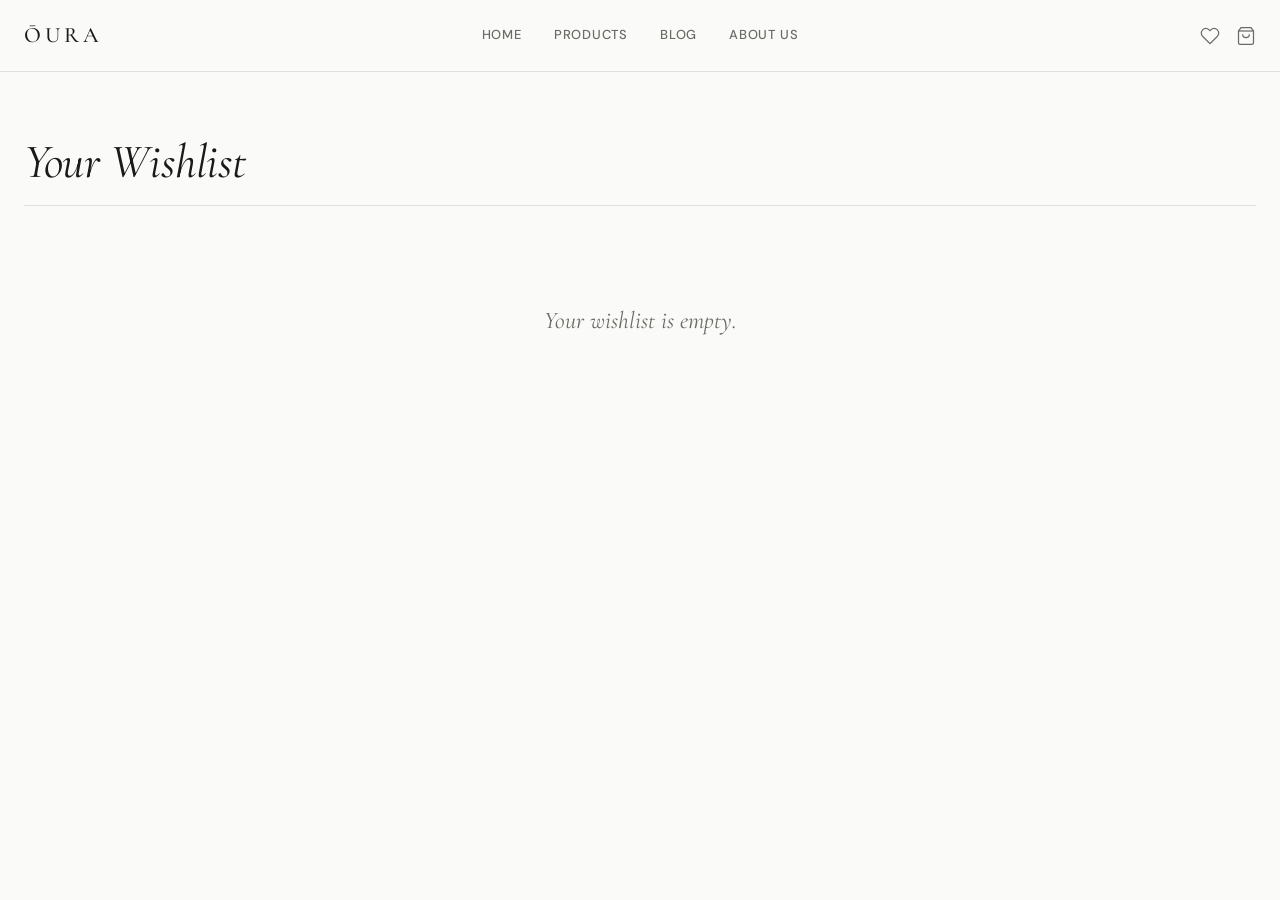
<file: wishlist.html>
<!DOCTYPE html>
<html lang="en">
<head>
  <meta charset="UTF-8" />
  <meta name="viewport" content="width=device-width, initial-scale=1.0" />
  <title>Your Wishlist — ŌURA</title>
  <link rel="preconnect" href="https://fonts.googleapis.com" />
  <link rel="preconnect" href="https://fonts.gstatic.com" crossorigin />
  <link href="https://fonts.googleapis.com/css2?family=Cormorant+Garamond:ital,wght@0,400;0,500;1,400;1,500&family=DM+Sans:wght@300;400;500&display=swap" rel="stylesheet" />
  <link rel="stylesheet" href="css/style.css" />
</head>
<body>
  <header class="site-header" role="banner">
    <div class="container header-inner">
      <a href="index.html" class="site-logo" aria-label="ŌURA — Home">ŌURA</a>

      <nav class="site-nav" aria-label="Primary navigation">
        <a href="index.html">Home</a>
        <a href="products.html">Products</a>
        <a href="blog.html">Blog</a>
        <a href="about.html">About Us</a>
      </nav>

      <div class="header-actions">
        <button class="mobile-menu-toggle" aria-label="Toggle menu">
          <svg viewBox="0 0 24 24"><path d="M4 6h16M4 12h16M4 18h16" stroke-linecap="round"/></svg>
        </button>
        <a href="wishlist.html" class="cart-btn active" aria-label="Wishlist">
          <svg viewBox="0 0 24 24" fill="none" stroke="currentColor"><path d="M20.84 4.61a5.5 5.5 0 00-7.78 0L12 5.67l-1.06-1.06a5.5 5.5 0 00-7.78 7.78l1.06 1.06L12 21.23l7.78-7.78 1.06-1.06a5.5 5.5 0 000-7.78z"/></svg>
        </a>
        <a href="cart.html" class="cart-btn" aria-label="Shopping cart">
          <svg viewBox="0 0 24 24" xmlns="http://www.w3.org/2000/svg" aria-hidden="true">
            <path d="M6 2L3 6v14a2 2 0 002 2h14a2 2 0 002-2V6l-3-4z"/>
            <line x1="3" y1="6" x2="21" y2="6"/>
            <path d="M16 10a4 4 0 01-8 0"/>
          </svg>
          <span class="cart-count" aria-label="items in cart">0</span>
        </a>
      </div>
    </div>
  </header>
  
  <main>
    <section class="section">
      <div class="container">
        <div class="section-header">
          <h2>Your Wishlist</h2>
        </div>
        <div id="wishlist-grid" class="product-grid" aria-live="polite">
          <!-- Populated dynamically by main.js -->
        </div>
      </div>
    </section>
  </main>

  <!-- Notification Toast -->
  <div id="app-toast" class="toast"></div>

  <script type="module" src="js/main.js"></script>
</body>
</html>
</file>
<file: css/style.css>
/* ═══════════════════════════════════════════════════════════════════════════
   /css/style.css  —  ŌURA Clothing Brand
   ───────────────────────────────────────────────────────────────────────────
   Table of Contents:
   1 - 17. (Existing Styles Intact)
   18. NEW FEATURES (Mobile Nav, Search/Sort, Badges, Blog, About, Checkout)
   ═══════════════════════════════════════════════════════════════════════════ */

/* ─── 1. CSS CUSTOM PROPERTIES ──────────────────────────────────────────── */
:root {
  --matcha:      #C7C7BB;
  --matcha-dark: #AFAFAA;
  --rose:        #D4C8BE;
  --rose-dark:   #C2B5AA;
  --linen:       #E3E4E0;
  --linen-dark:  #D0D1CC;
  --black:       #1A1A18;
  --charcoal:    #2C2C28;
  --mid-grey:    #6B6B66;
  --light-grey:  #AEAEA8;
  --rule:        #E0E0DB;
  --white:       #FAFAF8;
  --font-display: 'Cormorant Garamond', Georgia, serif;
  --font-body:    'DM Sans', 'Helvetica Neue', sans-serif;
  --space-xs:  0.4rem;
  --space-sm:  0.8rem;
  --space-md:  1.6rem;
  --space-lg:  3.2rem;
  --space-xl:  6.4rem;
  --space-2xl: 10rem;
  --max-width:   1320px;
  --gutter:      2.4rem;
  --header-h:    72px;
  --ease:        cubic-bezier(0.25, 0.1, 0.25, 1);
  --ease-out:    cubic-bezier(0.0, 0.0, 0.2, 1);
  --dur-fast:    160ms;
  --dur-mid:     280ms;
  --dur-slow:    480ms;
}

/* ─── 2. RESET & BASE ───────────────────────────────────────────────────── */
*, *::before, *::after { box-sizing: border-box; margin: 0; padding: 0; }
html { font-size: 62.5%; scroll-behavior: smooth; -webkit-font-smoothing: antialiased; -moz-osx-font-smoothing: grayscale; }
body { font-family: var(--font-body); font-size: 1.5rem; line-height: 1.6; color: var(--black); background-color: var(--white); padding-top: var(--header-h); }
img { display: block; max-width: 100%; height: auto; }
a { color: inherit; text-decoration: none; }
ul, ol { list-style: none; }
button { font-family: inherit; cursor: pointer; border: none; background: none; }
input, select, textarea { font-family: inherit; font-size: inherit; }

/* ─── 3. TYPOGRAPHY ─────────────────────────────────────────────────────── */
h1, h2, h3, h4 { font-family: var(--font-display); font-weight: 400; line-height: 1.1; letter-spacing: -0.01em; }
h1 { font-size: clamp(4rem, 8vw, 9rem); }
h2 { font-size: clamp(2.8rem, 4vw, 4.8rem); }
h3 { font-size: 2.2rem; }
h4 { font-size: 1.8rem; }
.label { font-size: 1.1rem; font-weight: 500; letter-spacing: 0.14em; text-transform: uppercase; color: var(--mid-grey); }

/* ─── 4. LAYOUT UTILITIES ───────────────────────────────────────────────── */
.container { width: 100%; max-width: var(--max-width); margin-inline: auto; padding-inline: var(--gutter); }
.section { padding-block: var(--space-xl); }
.section--flush-top { padding-top: 0; }
.section--flush-bottom { padding-bottom: 0; }

/* ─── 5. HEADER & NAVIGATION ────────────────────────────────────────────── */
.site-header { position: fixed; top: 0; left: 0; right: 0; z-index: 100; height: var(--header-h); background: rgba(250, 250, 248, 0.92); backdrop-filter: blur(12px); -webkit-backdrop-filter: blur(12px); border-bottom: 1px solid var(--rule); transition: box-shadow var(--dur-mid) var(--ease); }
.site-header.scrolled { box-shadow: 0 1px 20px rgba(0,0,0,0.06); }
.header-inner { display: grid; grid-template-columns: 1fr auto 1fr; align-items: center; height: 100%; }
.site-logo { font-family: var(--font-display); font-size: 2.2rem; font-weight: 500; letter-spacing: 0.18em; color: var(--black); text-transform: uppercase; justify-self: start; }
.site-nav { display: flex; gap: var(--space-lg); align-items: center; }
.site-nav a { font-size: 1.3rem; font-weight: 500; letter-spacing: 0.06em; color: var(--mid-grey); text-transform: uppercase; transition: color var(--dur-fast) var(--ease); position: relative; }
.site-nav a::after { content: ''; position: absolute; bottom: -3px; left: 0; width: 0; height: 1px; background: var(--black); transition: width var(--dur-mid) var(--ease-out); }
.site-nav a:hover, .site-nav a.active { color: var(--black); }
.site-nav a:hover::after, .site-nav a.active::after { width: 100%; }
.header-actions { display: flex; align-items: center; gap: var(--space-md); justify-self: end; }
.cart-btn { display: flex; align-items: center; gap: 0.6rem; font-size: 1.3rem; font-weight: 500; letter-spacing: 0.06em; text-transform: uppercase; color: var(--mid-grey); transition: color var(--dur-fast) var(--ease); }
.cart-btn:hover { color: var(--black); }
.cart-btn svg { width: 20px; height: 20px; stroke: currentColor; fill: none; stroke-width: 1.5; }
.cart-count { display: inline-flex; align-items: center; justify-content: center; min-width: 18px; height: 18px; background: var(--black); color: var(--white); font-size: 1rem; font-weight: 600; border-radius: 50px; padding: 0 4px; transition: transform var(--dur-fast) var(--ease); }
.cart-count.bump { transform: scale(1.4); }

/* ─── 6. HERO SECTION ───────────────────────────────────────────────────── */
.hero { display: grid; grid-template-columns: 1fr 1fr; min-height: calc(100vh - var(--header-h)); overflow: hidden; }
.hero__text { display: flex; flex-direction: column; justify-content: center; padding: var(--space-xl) var(--space-xl) var(--space-xl) max(var(--gutter), calc((100vw - var(--max-width)) / 2 + var(--gutter)));(--gutter); background: var(--linen); }
.hero__eyebrow { margin-bottom: var(--space-md); opacity: 0; animation: fadeUp 0.8s var(--ease-out) 0.1s forwards; }
.hero__heading { font-size: clamp(5rem, 7vw, 9.6rem); font-style: italic; line-height: 0.95; margin-bottom: var(--space-lg); opacity: 0; animation: fadeUp 0.8s var(--ease-out) 0.2s forwards; }
.hero__sub { font-size: 1.5rem; color: var(--mid-grey); max-width: 38ch; margin-bottom: var(--space-lg); opacity: 0; animation: fadeUp 0.8s var(--ease-out) 0.35s forwards; }
.hero__actions { display: flex; gap: var(--space-md); opacity: 0; animation: fadeUp 0.8s var(--ease-out) 0.5s forwards; }
.hero__image { background: var(--matcha); position: relative; overflow: hidden; }
.hero__image-placeholder { width: 100%; height: 100%; display: flex; align-items: center; justify-content: center; font-family: var(--font-display); font-size: 1.8rem; font-style: italic; color: rgba(26,26,24,0.3); letter-spacing: 0.05em; }
.btn { display: inline-flex; align-items: center; gap: 0.8rem; padding: 1.4rem 3.2rem; font-size: 1.2rem; font-weight: 500; letter-spacing: 0.1em; text-transform: uppercase; transition: all var(--dur-mid) var(--ease); border: 1px solid transparent; }
.btn--primary { background: var(--black); color: var(--white); border-color: var(--black); }
.btn--primary:hover { background: var(--charcoal); }
.btn--outline { background: transparent; color: var(--black); border-color: var(--black); }
.btn--outline:hover { background: var(--black); color: var(--white); }
.btn--ghost { background: transparent; color: var(--mid-grey); border-color: var(--rule); padding: 1.2rem 2.4rem; }
.btn--ghost:hover { color: var(--black); border-color: var(--black); }

/* ─── 7. SECTION HEADINGS & CONTROLS ───────────────────────────────────── */
.section-header { display: flex; align-items: baseline; justify-content: space-between; margin-bottom: var(--space-lg); padding-bottom: var(--space-md); border-bottom: 1px solid var(--rule); flex-wrap: wrap; gap: var(--space-md); }
.section-header h2 { font-style: italic; }
.filter-select { appearance: none; -webkit-appearance: none; background: transparent; border: 1px solid var(--rule); padding: 0.8rem 3.2rem 0.8rem 1.4rem; font-size: 1.2rem; font-weight: 500; letter-spacing: 0.06em; text-transform: uppercase; color: var(--mid-grey); cursor: pointer; background-image: url("data:image/svg+xml,%3Csvg xmlns='http://www.w3.org/2000/svg' width='12' height='8' viewBox='0 0 12 8'%3E%3Cpath d='M1 1l5 5 5-5' stroke='%236B6B66' stroke-width='1.5' fill='none' stroke-linecap='round'/%3E%3C/svg%3E"); background-repeat: no-repeat; background-position: right 12px center; transition: border-color var(--dur-fast) var(--ease), color var(--dur-fast) var(--ease); }
.filter-select:hover, .filter-select:focus { border-color: var(--black); color: var(--black); outline: none; }

/* ─── 8. PRODUCT GRID & CARDS ───────────────────────────────────────────── */
.product-grid { display: grid; grid-template-columns: repeat(4, 1fr); gap: var(--space-md) var(--space-md); }
.no-products { grid-column: 1 / -1; text-align: center; padding: var(--space-xl) 0; color: var(--mid-grey); font-family: var(--font-display); font-style: italic; font-size: 2.4rem; }
.product-card { display: flex; flex-direction: column; position: relative; cursor: pointer; animation: fadeIn 0.4s var(--ease-out) both; }
.product-card__image-wrap { position: relative; overflow: hidden; background: var(--linen); aspect-ratio: 4/5; margin-bottom: var(--space-sm); }
.product-card__image-wrap img { width: 100%; height: 100%; object-fit: cover; transition: transform var(--dur-slow) var(--ease); }
.product-card:hover .product-card__image-wrap img { transform: scale(1.04); }
.card-actions { position: absolute; bottom: var(--space-sm); right: var(--space-sm); display: flex; gap: var(--space-xs); opacity: 0; transform: translateY(6px); transition: opacity var(--dur-mid) var(--ease), transform var(--dur-mid) var(--ease); }
.product-card:hover .card-actions { opacity: 1; transform: translateY(0); }
.card-action-btn { width: 38px; height: 38px; border-radius: 50%; background: var(--white); border: 1px solid var(--rule); display: flex; align-items: center; justify-content: center; transition: all var(--dur-fast) var(--ease); box-shadow: 0 2px 8px rgba(0,0,0,0.08); }
.card-action-btn:hover { background: var(--black); border-color: var(--black); }
.card-action-btn svg { width: 16px; height: 16px; stroke: var(--black); fill: none; stroke-width: 1.5; transition: stroke var(--dur-fast) var(--ease); }
.card-action-btn:hover svg { stroke: var(--white); }
.card-action-btn.is-fav svg { fill: var(--black); stroke: var(--black); }
.product-card__info { padding: 0.4rem 0; }
.product-card__name { font-size: 1.4rem; font-weight: 400; color: var(--black); margin-bottom: 0.3rem; transition: color var(--dur-fast) var(--ease); }
.product-card:hover .product-card__name { color: var(--mid-grey); }
.product-card__price { font-size: 1.4rem; color: var(--mid-grey); }
.view-all-row { text-align: center; margin-top: var(--space-lg); }

/* ─── 9 - 17. EXISTING PROMO, TRENDING, FOOTER, CART, DETAIL, MODALS, RESPONSIVE ────────── */
.promo-banner { padding: var(--space-xl) 0; }
.promo-banner__inner { display: grid; grid-template-columns: 1fr 1fr; min-height: 360px; overflow: hidden; }
.promo-banner__image { background: var(--matcha); min-height: 320px; position: relative; overflow: hidden; display: flex; align-items: center; justify-content: center; font-family: var(--font-display); font-style: italic; font-size: 2rem; color: rgba(26,26,24,0.25); }
.promo-banner__image img { width: 100%; height: 100%; object-fit: cover; position: absolute; top: 0; left: 0;}
.promo-banner__content { background: var(--charcoal); color: var(--white); display: flex; flex-direction: column; justify-content: center; padding: var(--space-xl) var(--space-xl); }
.promo-banner__content .label { color: var(--matcha); margin-bottom: var(--space-md); }
.promo-banner__content h2 { font-style: italic; color: var(--white); margin-bottom: var(--space-md); line-height: 1; }
.promo-banner__content p { color: var(--light-grey); margin-bottom: var(--space-lg); max-width: 36ch; font-size: 1.5rem; }
.promo-banner--alt .promo-banner__inner { grid-template-columns: 1fr 1fr; direction: rtl; }
.promo-banner--alt .promo-banner__content { direction: ltr; background: var(--rose); color: var(--black); }
.promo-banner--alt .promo-banner__content .label { color: var(--mid-grey); }
.promo-banner--alt .promo-banner__content h2 { color: var(--black); }
.promo-banner--alt .promo-banner__content p { color: var(--mid-grey); }
.promo-banner--alt .promo-banner__image { background: var(--linen); direction: ltr; }
.trending-section { background: var(--linen); padding-block: var(--space-xl); }
.trending-section .section-header { border-bottom-color: var(--linen-dark); }
.newsletter { background: var(--charcoal); padding-block: var(--space-xl); text-align: center; }
.newsletter h2 { font-style: italic; color: var(--white); margin-bottom: var(--space-sm); }
.newsletter p { color: var(--light-grey); margin-bottom: var(--space-lg); font-size: 1.5rem; }
.newsletter__form { display: flex; gap: 0; max-width: 480px; margin-inline: auto; }
.newsletter__input { flex: 1; padding: 1.4rem 2rem; border: 1px solid rgba(255,255,255,0.15); background: rgba(255,255,255,0.05); color: var(--white); font-size: 1.4rem; outline: none; transition: border-color var(--dur-fast) var(--ease); }
.newsletter__input::placeholder { color: var(--light-grey); }
.newsletter__input:focus { border-color: rgba(255,255,255,0.4); }
.newsletter__btn { padding: 1.4rem 2.8rem; background: var(--white); color: var(--black); font-size: 1.2rem; font-weight: 500; letter-spacing: 0.08em; text-transform: uppercase; white-space: nowrap; transition: background var(--dur-fast) var(--ease), color var(--dur-fast) var(--ease); }
.newsletter__btn:hover { background: var(--matcha); }
.site-footer { background: var(--black); color: var(--light-grey); padding-block: var(--space-xl); }
.footer-inner { display: grid; grid-template-columns: 2fr 1fr 1fr 1fr; gap: var(--space-xl); margin-bottom: var(--space-xl); }
.footer-brand .site-logo { color: var(--white); display: block; margin-bottom: var(--space-md); font-size: 2rem; }
.footer-brand p { font-size: 1.4rem; line-height: 1.7; max-width: 28ch; }
.footer-col h4 { font-family: var(--font-body); font-size: 1.1rem; font-weight: 600; letter-spacing: 0.12em; text-transform: uppercase; color: var(--white); margin-bottom: var(--space-md); }
.footer-col ul { display: flex; flex-direction: column; gap: var(--space-sm); }
.footer-col a { font-size: 1.4rem; color: var(--light-grey); transition: color var(--dur-fast) var(--ease); }
.footer-col a:hover { color: var(--white); }
.footer-bottom { border-top: 1px solid rgba(255,255,255,0.1); padding-top: var(--space-lg); display: flex; justify-content: space-between; align-items: center; font-size: 1.3rem; }
.cart-layout { display: grid; grid-template-columns: 1fr 360px; gap: var(--space-xl); align-items: start; }
.cart-page-heading { font-style: italic; margin-bottom: var(--space-lg); padding-bottom: var(--space-md); border-bottom: 1px solid var(--rule); }
.cart-page-heading span { font-family: var(--font-body); font-size: 1.4rem; color: var(--mid-grey); font-style: normal; margin-left: var(--space-sm); }
.cart-item { display: grid; grid-template-columns: 100px 1fr auto; gap: var(--space-md); padding: var(--space-lg) 0; border-bottom: 1px solid var(--rule); animation: fadeIn 0.3s var(--ease-out) both; }
.cart-item__image { width: 100px; height: 125px; object-fit: cover; background: var(--linen); }
.cart-item__details { display: flex; flex-direction: column; gap: var(--space-sm); }
.cart-item__name { font-family: var(--font-display); font-size: 1.8rem; font-style: italic; }
.cart-item__meta { font-size: 1.3rem; color: var(--mid-grey); display: flex; gap: var(--space-md); align-items: center; flex-wrap: wrap; }
.size-select { appearance: none; -webkit-appearance: none; border: 1px solid var(--rule); background: transparent; padding: 0.5rem 2.4rem 0.5rem 1rem; font-size: 1.3rem; color: var(--mid-grey); cursor: pointer; background-image: url("data:image/svg+xml,%3Csvg xmlns='http://www.w3.org/2000/svg' width='10' height='6' viewBox='0 0 10 6'%3E%3Cpath d='M1 1l4 4 4-4' stroke='%236B6B66' stroke-width='1.5' fill='none' stroke-linecap='round'/%3E%3C/svg%3E"); background-repeat: no-repeat; background-position: right 8px center; }
.size-select:focus { outline: none; border-color: var(--black); }
.qty-control { display: flex; align-items: center; border: 1px solid var(--rule); }
.qty-btn { width: 32px; height: 32px; display: flex; align-items: center; justify-content: center; font-size: 1.6rem; color: var(--mid-grey); transition: all var(--dur-fast) var(--ease); }
.qty-btn:hover { background: var(--linen); color: var(--black); }
.qty-btn:disabled { opacity: 0.3; cursor: not-allowed; }
.qty-display { width: 40px; text-align: center; font-size: 1.4rem; border-left: 1px solid var(--rule); border-right: 1px solid var(--rule); padding-block: 0.5rem; }
.cart-item__right { display: flex; flex-direction: column; align-items: flex-end; justify-content: space-between; }
.cart-item__price { font-family: var(--font-display); font-size: 1.8rem; }
.delete-btn { color: var(--light-grey); transition: color var(--dur-fast) var(--ease); }
.delete-btn:hover { color: var(--black); }
.delete-btn svg { width: 18px; height: 18px; stroke: currentColor; fill: none; stroke-width: 1.5; }
.cart-empty { text-align: center; padding: var(--space-xl) 0; color: var(--mid-grey); }
.cart-empty h3 { font-style: italic; color: var(--black); margin-bottom: var(--space-sm); }
.cart-empty p { margin-bottom: var(--space-lg); }
.order-summary { background: var(--linen); padding: var(--space-lg); position: sticky; top: calc(var(--header-h) + 2.4rem); }
.order-summary h3 { font-style: italic; margin-bottom: var(--space-lg); padding-bottom: var(--space-md); border-bottom: 1px solid var(--linen-dark); }
.summary-row { display: flex; justify-content: space-between; font-size: 1.4rem; margin-bottom: var(--space-sm); color: var(--mid-grey); }
.summary-row--total { font-size: 1.6rem; font-weight: 500; color: var(--black); margin-top: var(--space-md); padding-top: var(--space-md); border-top: 1px solid var(--linen-dark); margin-bottom: var(--space-lg); }
.place-order-btn { width: 100%; padding: 1.6rem; background: var(--black); color: var(--white); font-size: 1.3rem; font-weight: 500; letter-spacing: 0.1em; text-transform: uppercase; transition: background var(--dur-fast) var(--ease); }
.place-order-btn:hover { background: var(--charcoal); }
.place-order-btn:disabled { opacity: 0.4; cursor: not-allowed; }
.detail-layout { display: grid; grid-template-columns: 1fr 1fr; gap: var(--space-xl); align-items: start; padding-block: var(--space-xl); }
.gallery-wrap { display: grid; grid-template-columns: 80px 1fr; gap: var(--space-sm); align-items: start; position: sticky; top: calc(var(--header-h) + 2.4rem); }
.gallery-thumbs { display: flex; flex-direction: column; gap: var(--space-sm); }
.gallery-thumb { width: 80px; height: 100px; object-fit: cover; cursor: pointer; border: 2px solid transparent; transition: border-color var(--dur-fast) var(--ease); background: var(--linen); }
.gallery-thumb:hover { border-color: var(--matcha-dark); }
.gallery-thumb.active { border-color: var(--black); }
.gallery-main { aspect-ratio: 4/5; overflow: hidden; background: var(--linen); }
.gallery-main img { width: 100%; height: 100%; object-fit: cover; transition: opacity var(--dur-mid) var(--ease); }
.gallery-main img.fading { opacity: 0; }
.detail-info { padding-top: var(--space-md); }
.detail-breadcrumb { font-size: 1.2rem; color: var(--light-grey); letter-spacing: 0.05em; margin-bottom: var(--space-md); }
.detail-breadcrumb a:hover { color: var(--black); }
.detail-name { font-size: clamp(2.8rem, 4vw, 4.8rem); font-style: italic; margin-bottom: var(--space-sm); }
.detail-price { font-family: var(--font-display); font-size: 2.4rem; color: var(--mid-grey); margin-bottom: var(--space-lg); }
.detail-description { font-size: 1.5rem; line-height: 1.7; color: var(--mid-grey); margin-bottom: var(--space-lg); padding-bottom: var(--space-lg); border-bottom: 1px solid var(--rule); }
.detail-label { font-size: 1.1rem; font-weight: 600; letter-spacing: 0.1em; text-transform: uppercase; margin-bottom: var(--space-sm); color: var(--black); display: flex; justify-content: space-between; align-items: center; }
.size-options { display: flex; gap: var(--space-sm); flex-wrap: wrap; margin-bottom: var(--space-lg); }
.size-option { width: 52px; height: 52px; border: 1px solid var(--rule); display: flex; align-items: center; justify-content: center; font-size: 1.3rem; font-weight: 500; cursor: pointer; transition: all var(--dur-fast) var(--ease); }
.size-option:hover { border-color: var(--black); }
.size-option.selected { background: var(--black); color: var(--white); border-color: var(--black); }
.detail-qty { margin-bottom: var(--space-lg); }
.detail-qty .qty-control { display: inline-flex; }
.add-to-cart-btn { width: 100%; padding: 1.8rem; background: var(--black); color: var(--white); font-size: 1.3rem; font-weight: 500; letter-spacing: 0.1em; text-transform: uppercase; transition: background var(--dur-fast) var(--ease), transform var(--dur-fast) var(--ease); }
.add-to-cart-btn:hover { background: var(--charcoal); }
.add-to-cart-btn:active { transform: scale(0.99); }
.add-to-cart-btn:disabled { opacity: 0.4; cursor: not-allowed; }
.modal-overlay { position: fixed; inset: 0; background: rgba(26,26,24,0.5); z-index: 200; display: flex; align-items: center; justify-content: center; opacity: 0; pointer-events: none; transition: opacity var(--dur-mid) var(--ease); }
.modal-overlay.open { opacity: 1; pointer-events: all; }
.modal { background: var(--white); max-width: 480px; width: 90%; padding: var(--space-xl); text-align: center; transform: translateY(24px); transition: transform var(--dur-mid) var(--ease); max-height: 90vh; overflow-y: auto;}
.modal-overlay.open .modal { transform: translateY(0); }
.modal__icon { width: 64px; height: 64px; background: var(--linen); border-radius: 50%; display: flex; align-items: center; justify-content: center; margin: 0 auto var(--space-lg); }
.modal__icon svg { width: 28px; height: 28px; stroke: var(--black); fill: none; stroke-width: 1.5; }
.modal h3 { font-style: italic; margin-bottom: var(--space-sm); }
.modal p { color: var(--mid-grey); font-size: 1.4rem; margin-bottom: var(--space-lg); }
.modal-close { padding: 1.2rem 3.2rem; background: var(--black); color: var(--white); font-size: 1.2rem; letter-spacing: 0.08em; text-transform: uppercase; font-weight: 500; transition: background var(--dur-fast) var(--ease); }
.modal-close:hover { background: var(--charcoal); }
.toast { position: fixed; bottom: var(--space-lg); left: 50%; transform: translateX(-50%) translateY(20px); background: var(--black); color: var(--white); padding: 1.2rem 2.4rem; font-size: 1.3rem; letter-spacing: 0.04em; z-index: 300; opacity: 0; transition: all var(--dur-mid) var(--ease); pointer-events: none; white-space: nowrap; }
.toast.show { opacity: 1; transform: translateX(-50%) translateY(0); }

@keyframes fadeUp { from { opacity: 0; transform: translateY(20px); } to { opacity: 1; transform: translateY(0); } }
@keyframes fadeIn { from { opacity: 0; } to { opacity: 1; } }
.product-card:nth-child(1) { animation-delay: 0ms; }
.product-card:nth-child(2) { animation-delay: 50ms; }
.product-card:nth-child(3) { animation-delay: 100ms; }
.product-card:nth-child(4) { animation-delay: 150ms; }
.product-card:nth-child(5) { animation-delay: 200ms; }
.product-card:nth-child(6) { animation-delay: 250ms; }
.product-card:nth-child(7) { animation-delay: 300ms; }
.product-card:nth-child(8) { animation-delay: 350ms; }

/* ─── 18. NEW FEATURES (Mobile Nav, Search, Sorting, Badges, Blog, Checkout) ────────── */

/* Badges & Stock Status */
.product-badge { position: absolute; top: var(--space-sm); left: var(--space-sm); background: var(--white); color: var(--black); font-size: 1rem; font-weight: 600; letter-spacing: 0.1em; text-transform: uppercase; padding: 0.4rem 0.8rem; z-index: 2; box-shadow: 0 2px 4px rgba(0,0,0,0.05); border: 1px solid var(--rule); }
.product-stock { font-size: 1.2rem; font-weight: 500; margin-top: 0.4rem; }
.status-in-stock { color: var(--mid-grey); }
.status-limited { color: #A86A42; }
.status-out-of-stock { color: #8F3A3A; opacity: 0.6; }

/* Search & Controls */
.products-control-bar { display: flex; flex-wrap: wrap; gap: var(--space-md); align-items: center; margin-bottom: var(--space-lg); }
.search-input { flex: 1; min-width: 240px; border: 1px solid var(--rule); padding: 0.8rem 1.4rem; font-size: 1.3rem; background: transparent; outline: none; transition: border-color var(--dur-fast) var(--ease); }
.search-input:focus { border-color: var(--black); }

/* Forms (Checkout & Coupon) */
.form-group { margin-bottom: var(--space-md); text-align: left; }
.form-group label { display: block; font-size: 1.2rem; font-weight: 600; text-transform: uppercase; letter-spacing: 0.05em; margin-bottom: 0.4rem; color: var(--mid-grey); }
.form-input { width: 100%; padding: 1.2rem 1.6rem; border: 1px solid var(--rule); font-size: 1.4rem; background: var(--white); transition: border-color var(--dur-fast) var(--ease); outline: none; }
.form-input:focus { border-color: var(--black); }
.form-row { display: grid; grid-template-columns: 1fr 1fr; gap: var(--space-md); }

/* Review Section */
.product-reviews { padding-top: var(--space-xl); margin-top: var(--space-xl); border-top: 1px solid var(--rule); }
.review-card { padding: var(--space-md) 0; border-bottom: 1px solid var(--rule); }
.review-card:last-child { border-bottom: none; }
.review-header { display: flex; justify-content: space-between; margin-bottom: 0.8rem; }
.review-stars { color: var(--black); letter-spacing: 2px; }
.review-author { font-weight: 500; font-size: 1.3rem; color: var(--mid-grey); }
.review-text { font-size: 1.4rem; color: var(--mid-grey); max-width: 60ch; }

/* Blog Page */
.blog-grid { display: grid; grid-template-columns: repeat(auto-fill, minmax(320px, 1fr)); gap: var(--space-xl) var(--space-lg); }
.blog-card { display: flex; flex-direction: column; cursor: pointer; }
.blog-card__img { background: var(--linen); aspect-ratio: 4/3; overflow: hidden; margin-bottom: var(--space-md); }
.blog-card__img img { width: 100%; height: 100%; object-fit: cover; transition: transform var(--dur-slow) var(--ease); }
.blog-card:hover .blog-card__img img { transform: scale(1.03); }
.blog-card__meta { font-size: 1.1rem; text-transform: uppercase; letter-spacing: 0.1em; color: var(--mid-grey); margin-bottom: 0.8rem; }
.blog-card__title { font-size: 2.2rem; font-style: italic; margin-bottom: var(--space-sm); }
.blog-card__excerpt { font-size: 1.4rem; color: var(--mid-grey); margin-bottom: var(--space-md); }
.blog-card__read-more { font-size: 1.2rem; font-weight: 500; text-transform: uppercase; letter-spacing: 0.1em; text-decoration: underline; text-underline-offset: 4px; }

/* About Page */
.about-hero { text-align: center; padding: var(--space-xl) 0; max-width: 800px; margin: 0 auto; }
.about-hero h1 { font-style: italic; margin-bottom: var(--space-md); }
.about-hero p { font-size: 1.8rem; color: var(--mid-grey); }
.about-image { width: 100%; aspect-ratio: 21/9; background: var(--matcha); object-fit: cover; margin-bottom: var(--space-xl); }
.mission-grid { display: grid; grid-template-columns: repeat(3, 1fr); gap: var(--space-lg); padding-block: var(--space-xl); text-align: center; }
.mission-card h3 { font-style: italic; margin-bottom: var(--space-sm); }
.mission-card p { color: var(--mid-grey); }

/* Size Guide Trigger */
.btn-size-guide { font-size: 1.1rem; color: var(--mid-grey); text-decoration: underline; text-underline-offset: 4px; text-transform: none; letter-spacing: 0; font-weight: 400; }
.btn-size-guide:hover { color: var(--black); }

/* Table for Size Guide */
.size-table { width: 100%; border-collapse: collapse; margin-top: var(--space-md); }
.size-table th, .size-table td { padding: 1.2rem; border: 1px solid var(--rule); font-size: 1.3rem; text-align: center; }
.size-table th { background: var(--linen); font-weight: 600; text-transform: uppercase; letter-spacing: 0.05em; }

/* Mobile Menu Toggle */
.mobile-menu-toggle { display: none; width: 40px; height: 40px; align-items: center; justify-content: center; }
.mobile-menu-toggle svg { width: 24px; height: 24px; stroke: var(--black); stroke-width: 1.5; }

/* Responsive Overrides incl. Hamburger */
@media (max-width: 1100px) {
  .product-grid { grid-template-columns: repeat(3, 1fr); }
  .footer-inner { grid-template-columns: 1fr 1fr; gap: var(--space-lg); }
  .mission-grid { grid-template-columns: 1fr; }
}

@media (max-width: 900px) {
  .hero { grid-template-columns: 1fr; min-height: auto; }
  .hero__image { min-height: 40vh; }
  .hero__text { padding: var(--space-xl) var(--gutter); }
  .cart-layout { grid-template-columns: 1fr; }
  .order-summary { position: static; }
  .detail-layout { grid-template-columns: 1fr; }
  .gallery-wrap { position: static; }
  .promo-banner__inner,
  .promo-banner--alt .promo-banner__inner { 
    grid-template-columns: 1fr; 
    direction: ltr;
  }
}

@media (max-width: 768px) {
  :root { --gutter: 1.6rem; }
  
  /* Forces Logo to left and Actions (Hamburger, Wishlist, Cart) to far right */
  .header-inner { display: flex; justify-content: space-between; width: 100%; }
  .header-actions { gap: 1.2rem; }
  
  /* Hamburger Menu implementation */
  .mobile-menu-toggle { display: flex; }
  .site-nav {
    position: fixed;
    top: var(--header-h);
    left: 0;
    width: 100%;
    height: calc(100vh - var(--header-h));
    background: var(--white);
    flex-direction: column;
    align-items: center;
    justify-content: center;
    gap: var(--space-lg);
    padding: var(--space-xl);
    transform: translateY(-100%);
    opacity: 0;
    pointer-events: none;
    transition: transform var(--dur-mid) var(--ease), opacity var(--dur-mid) var(--ease);
    border-bottom: 1px solid var(--rule);
  }
  .site-nav.is-open {
    transform: translateY(0);
    opacity: 1;
    pointer-events: all;
  }
  .site-nav a { font-size: 1.8rem; }
  
  .product-grid { grid-template-columns: repeat(2, 1fr); gap: var(--space-sm); }
  .footer-inner { grid-template-columns: 1fr; }
  .products-control-bar { flex-direction: column; align-items: stretch; }
  .form-row { grid-template-columns: 1fr; }

  /* Fix blog grid for mobile */
  .blog-grid { grid-template-columns: 1fr; gap: var(--space-lg); }
}

@media (max-width: 480px) {
  .hero__actions { flex-direction: column; }

  /* 1. Sets up standard 2-column e-commerce layout */
  .cart-item {
    grid-template-columns: 80px 1fr;
    column-gap: var(--space-md);
    row-gap: var(--space-sm);
    align-items: start;
  }

  .cart-item__image {
    width: 80px;
    height: 100px;
  }

  /* 2. Moves the price & delete button under the details */
  .cart-item__right {
    grid-column: 2; /* Puts it in the 2nd column under details */
    flex-direction: row; /* Side-by-side row instead of stacked column */
    justify-content: space-between;
    align-items: center;
    width: 100%;
    padding-top: var(--space-sm);
    border-top: 1px solid rgba(0, 0, 0, 0.05); /* Faint separator line */
  }

  .cart-item__price {
    font-size: 1.6rem; /* Comfortable read on compact devices */
  }
}

/* Accessibility utility moved from inline HTML styles */
.sr-only{position:absolute;width:1px;height:1px;padding:0;margin:-1px;overflow:hidden;clip:rect(0,0,0,0);border:0}
</file>
